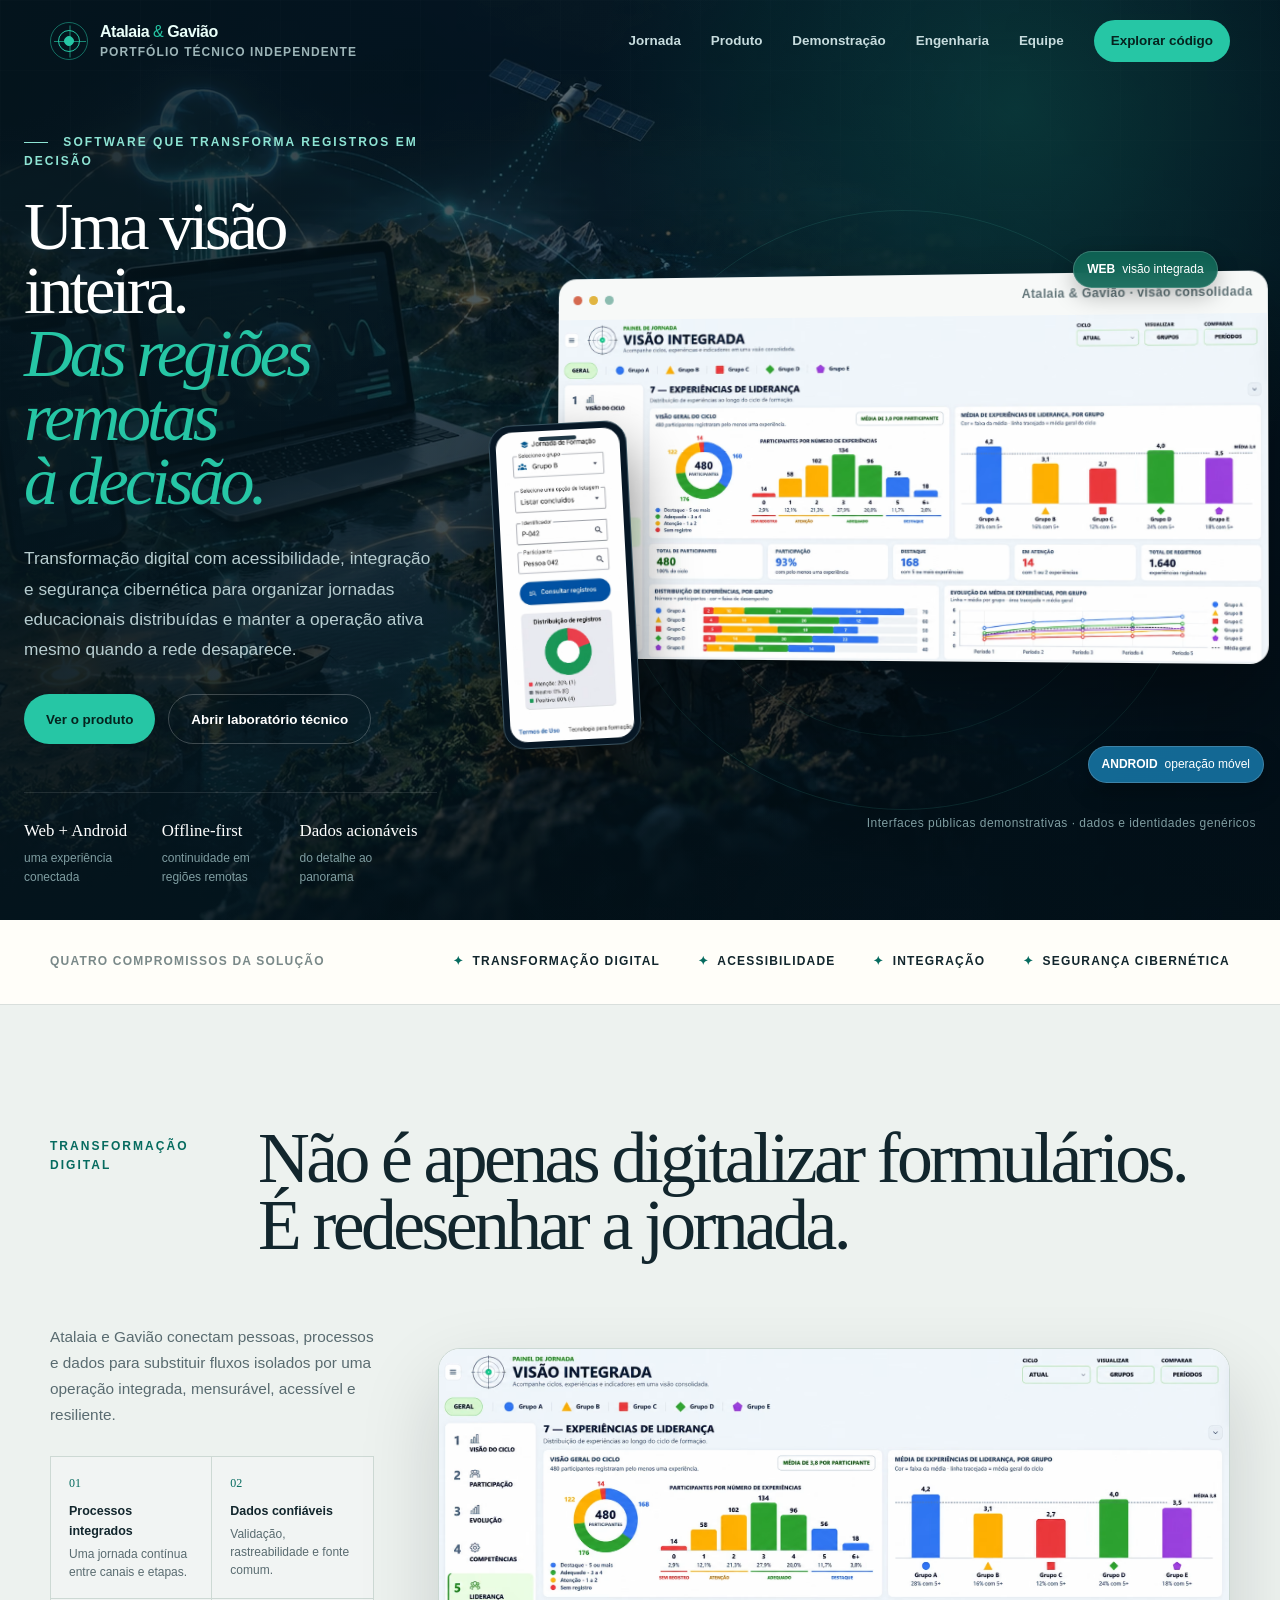
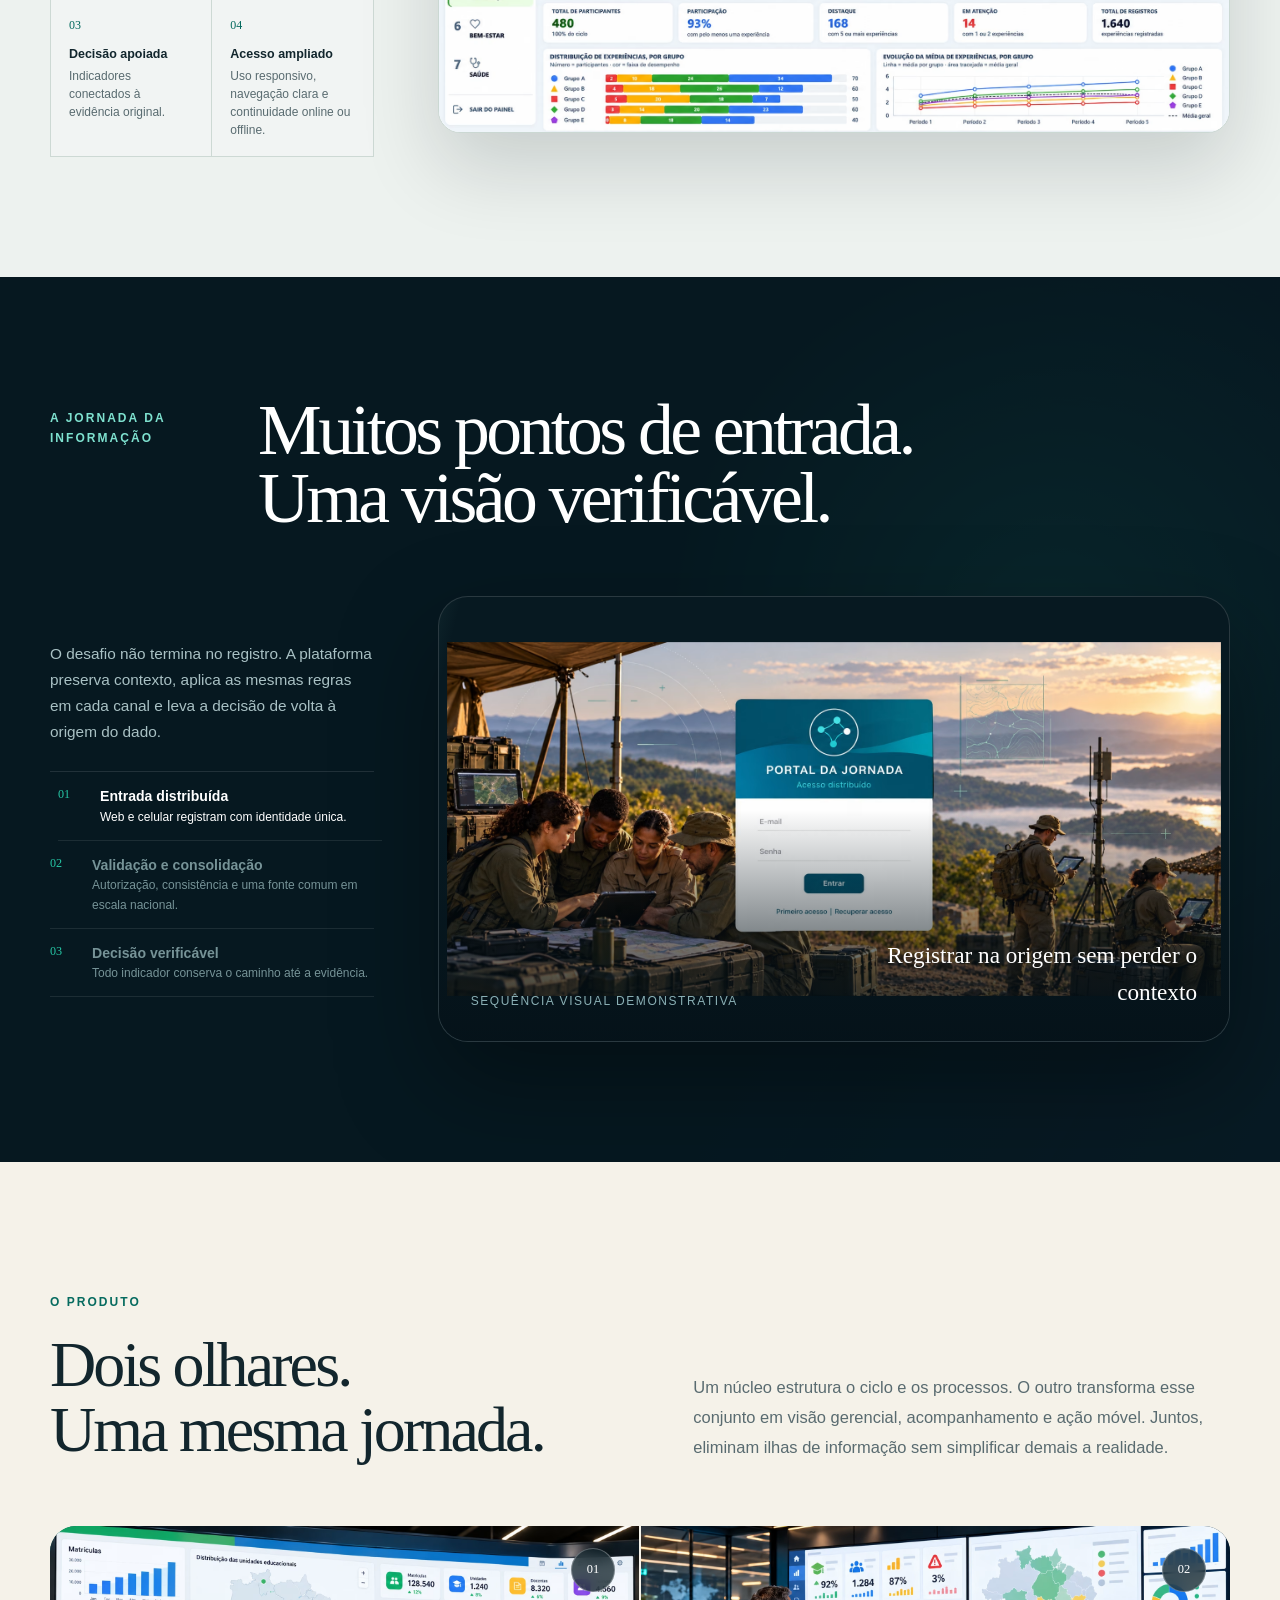
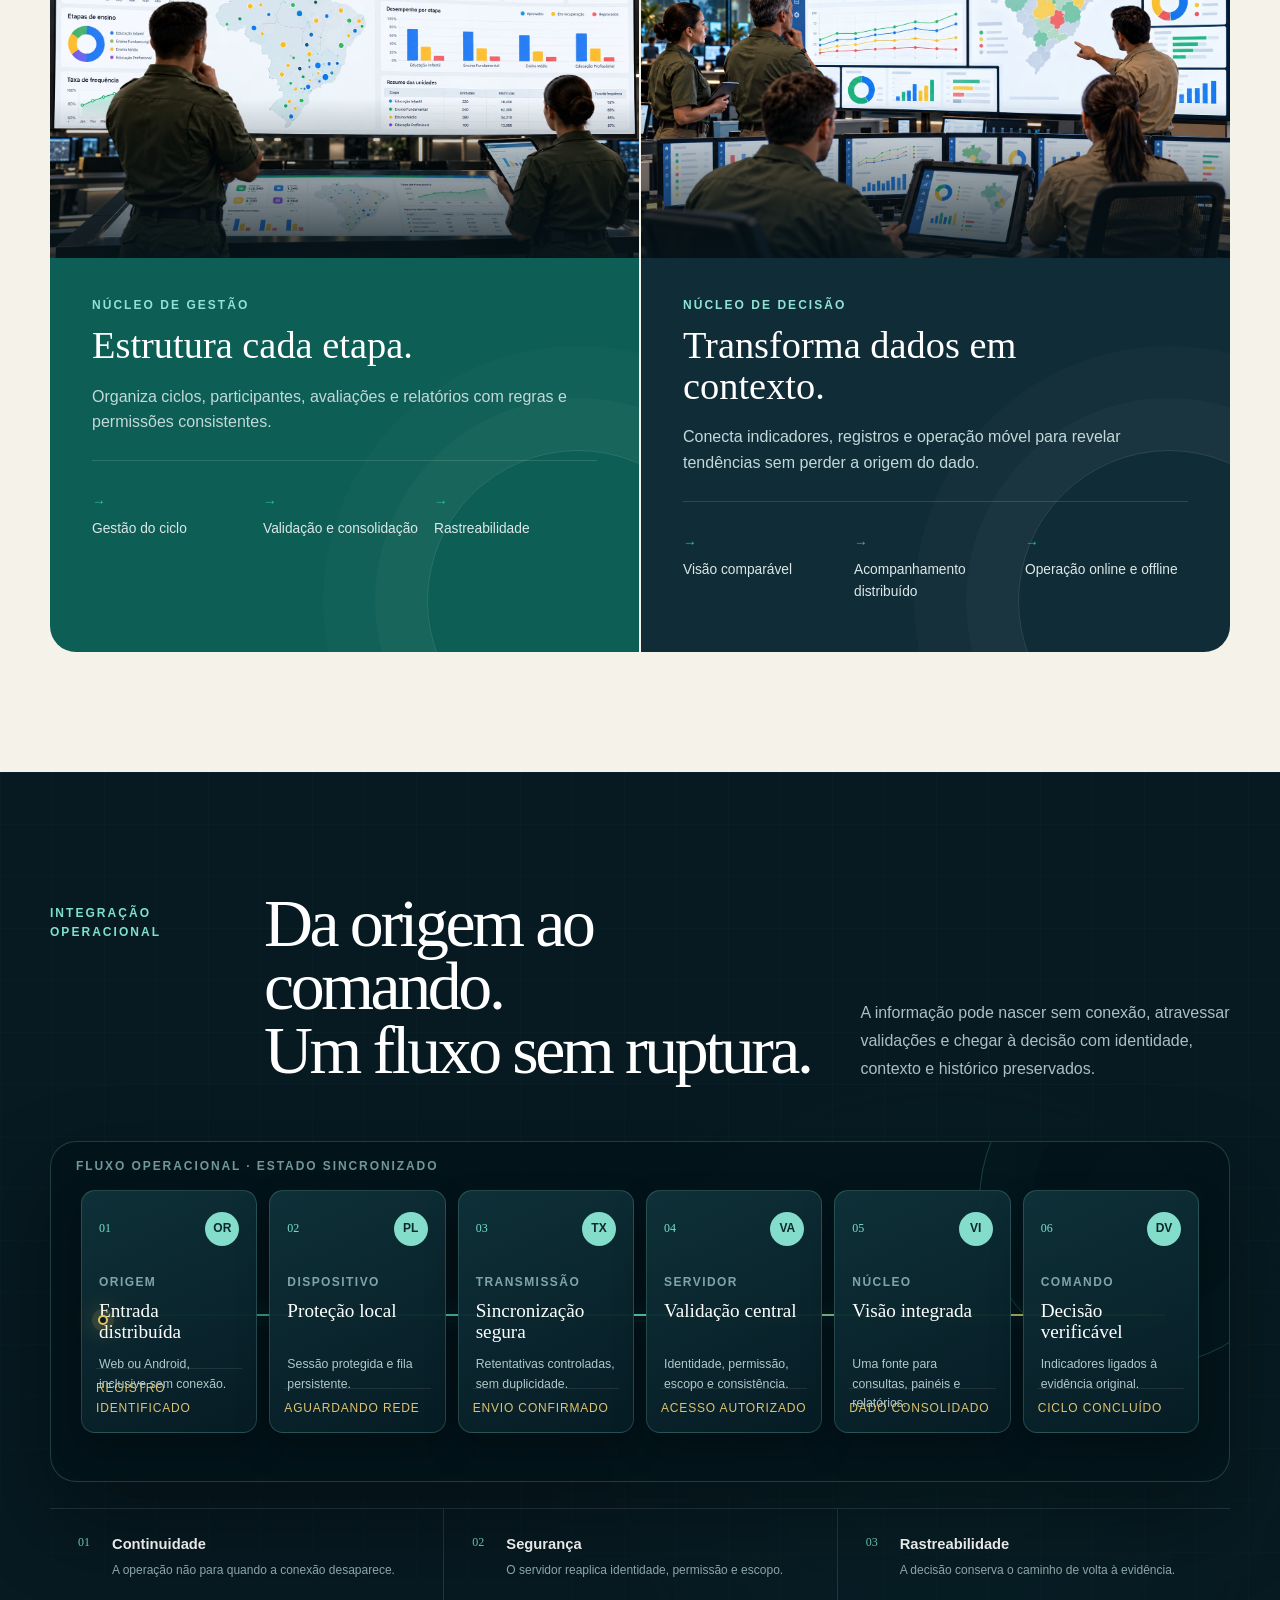
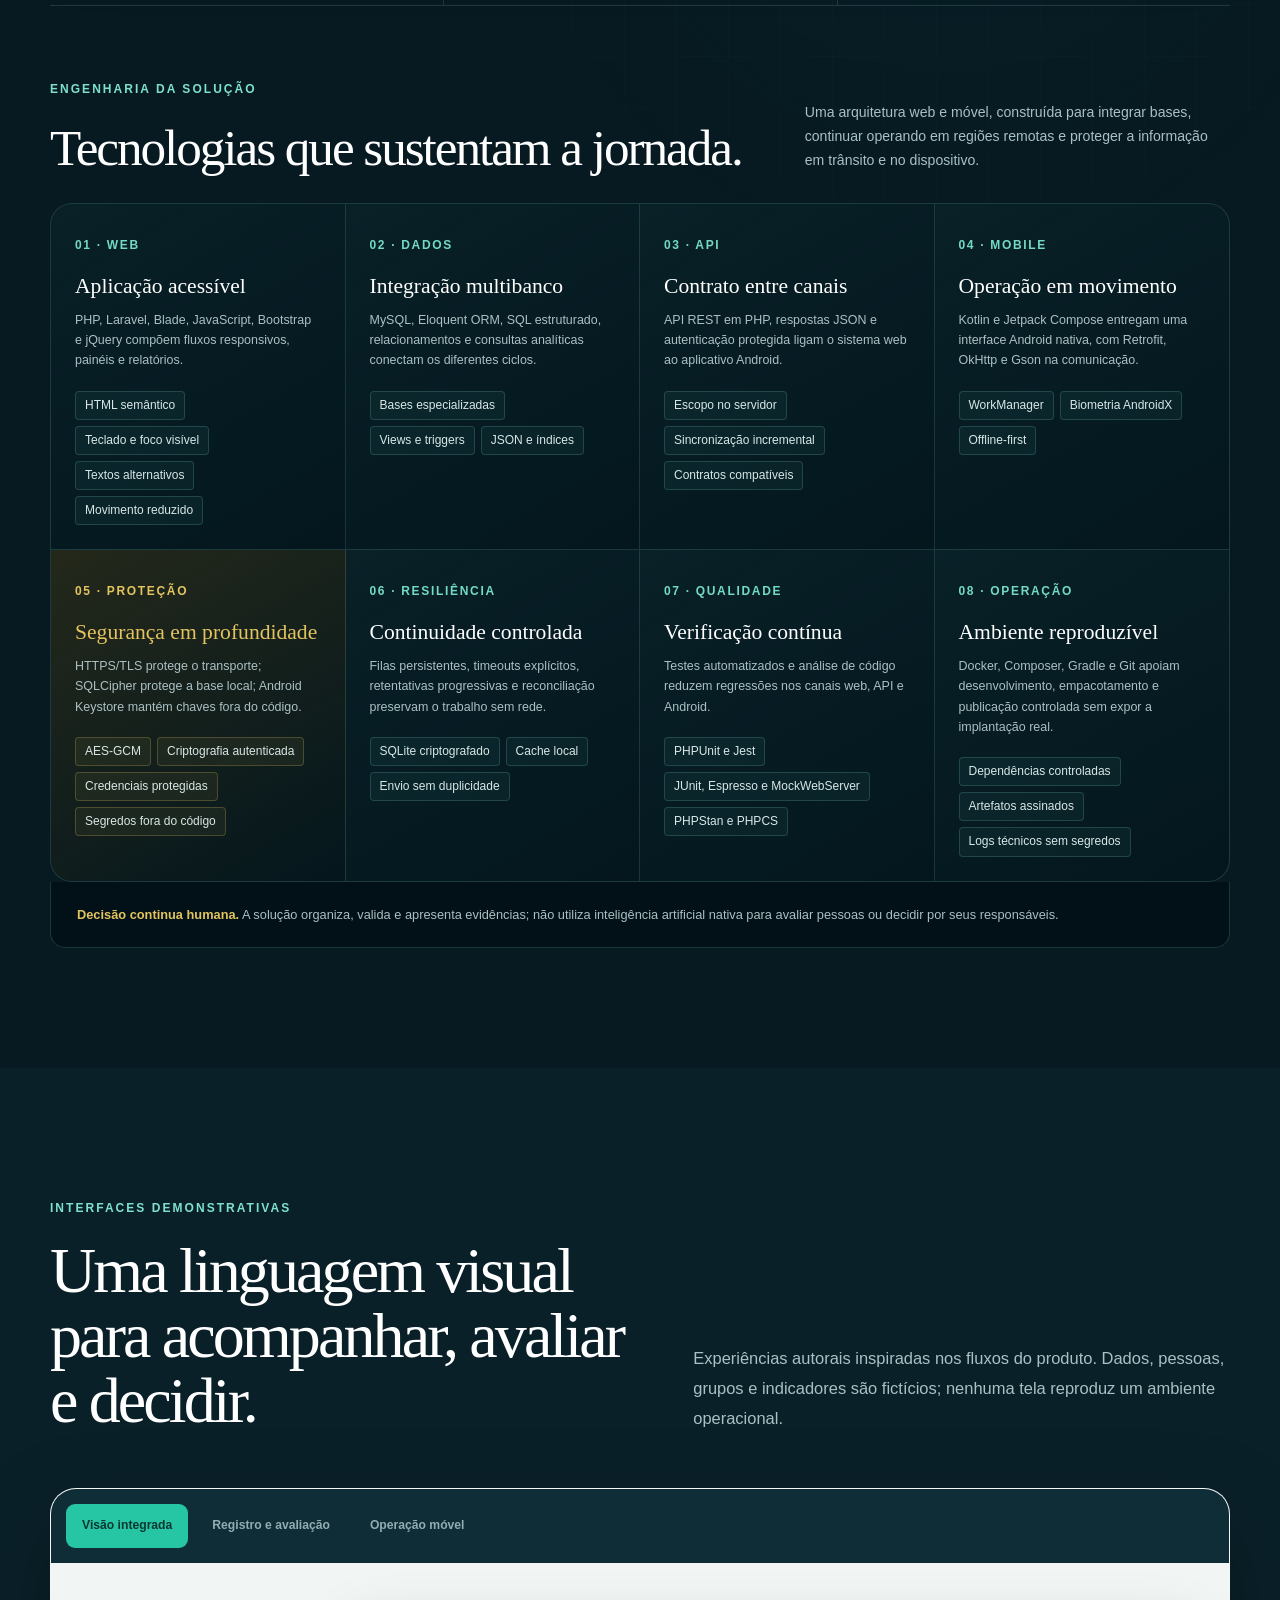
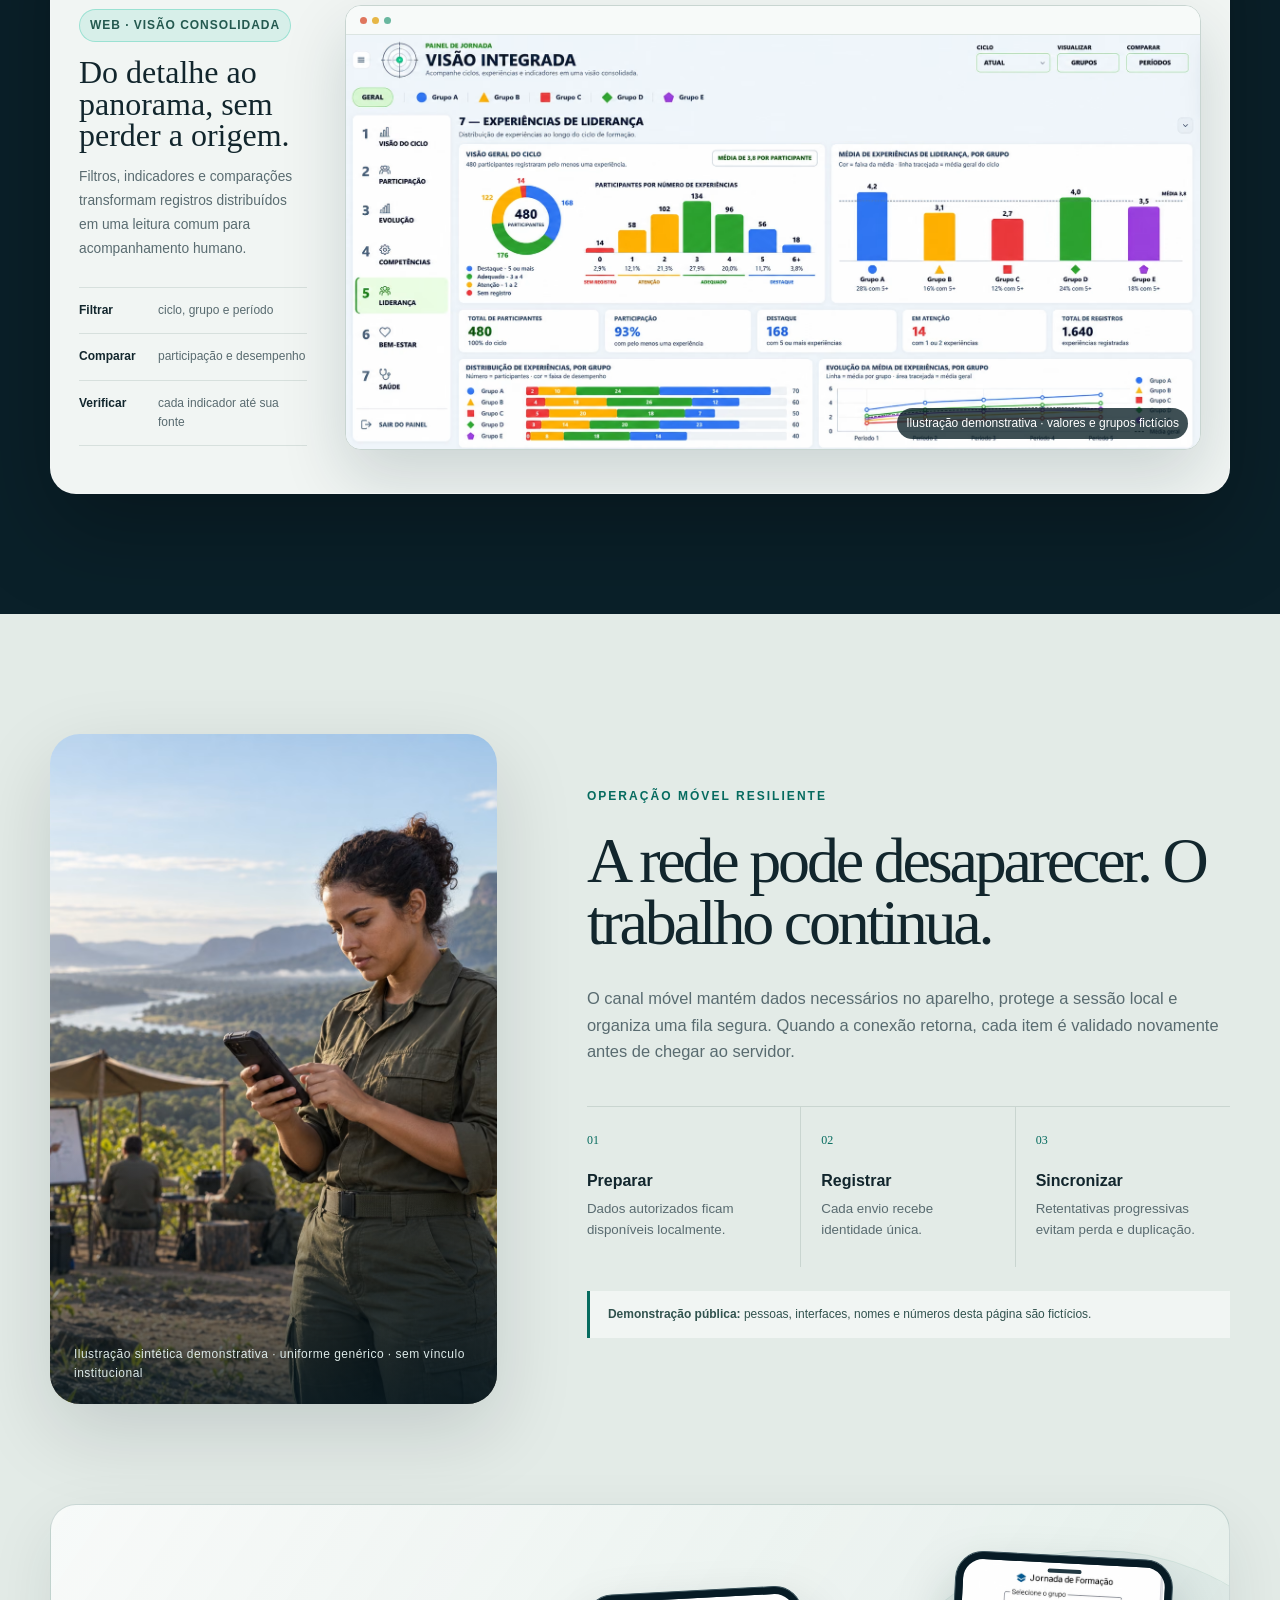
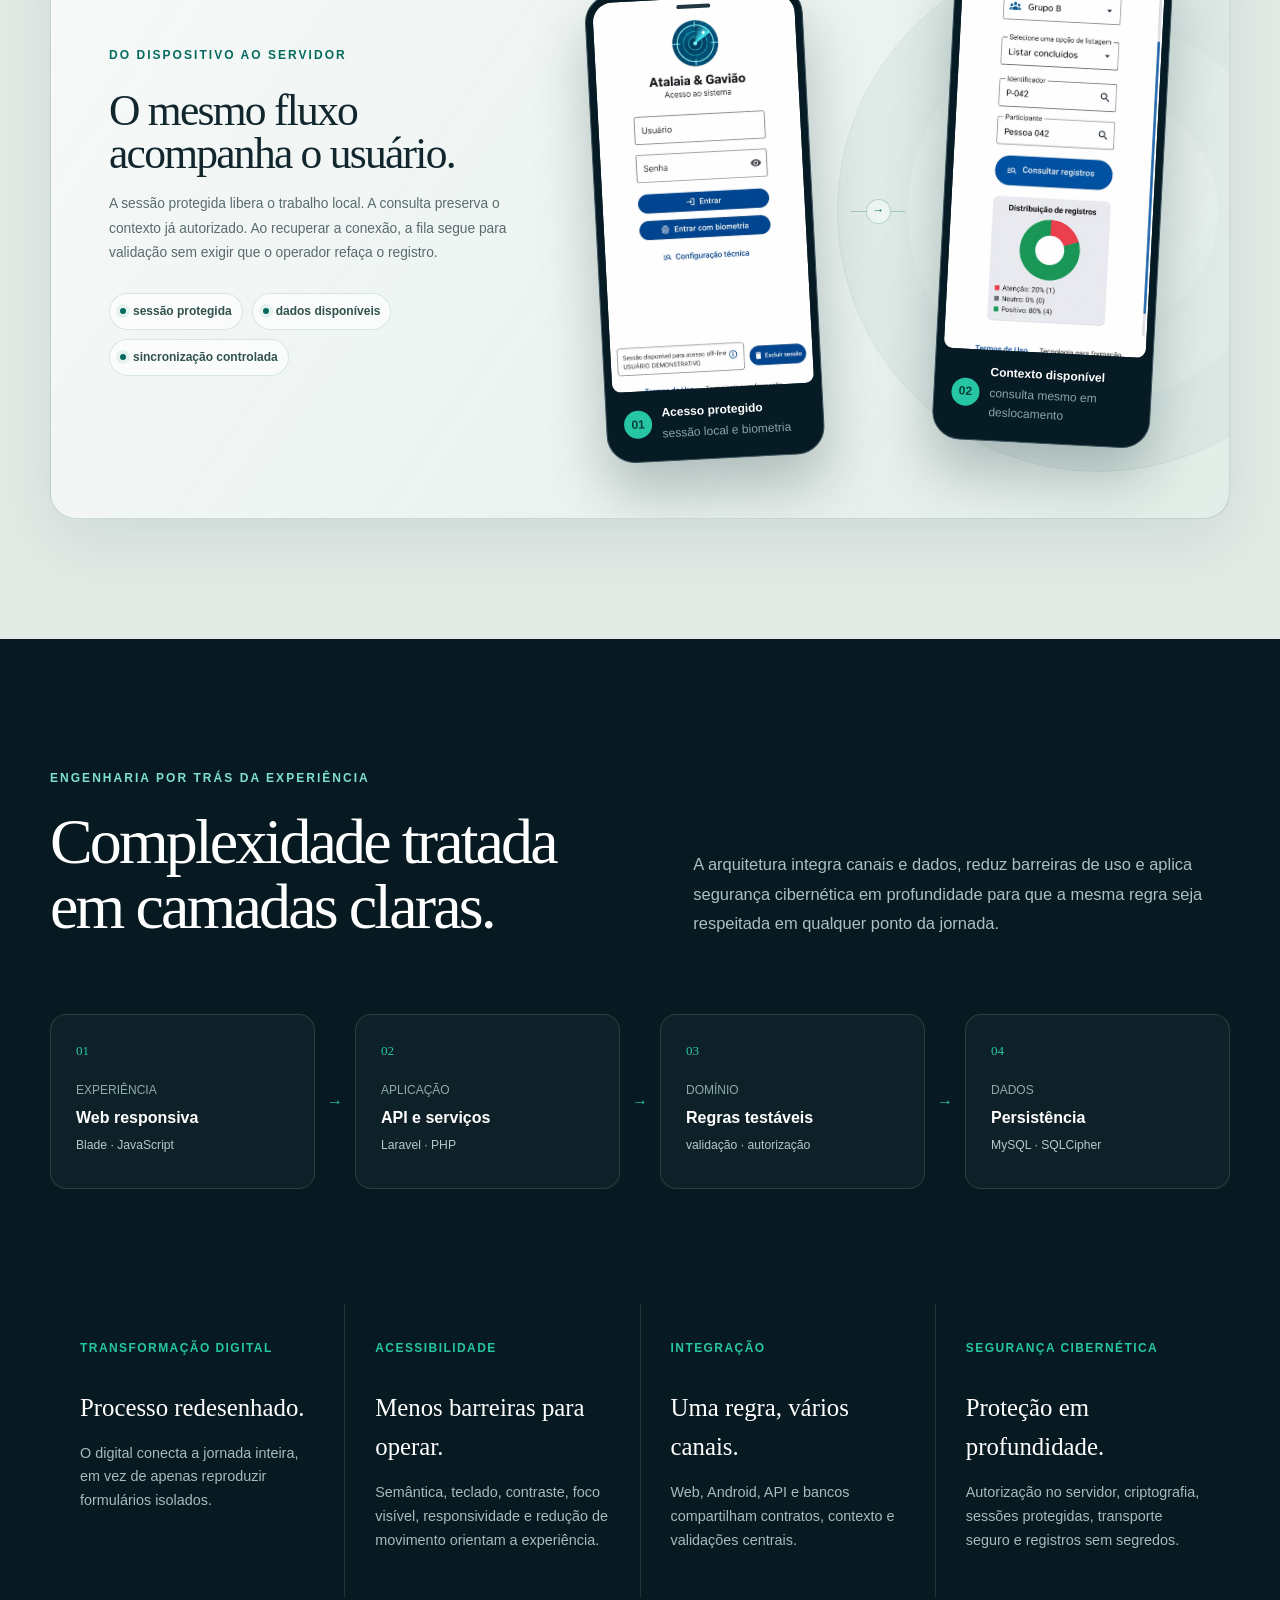
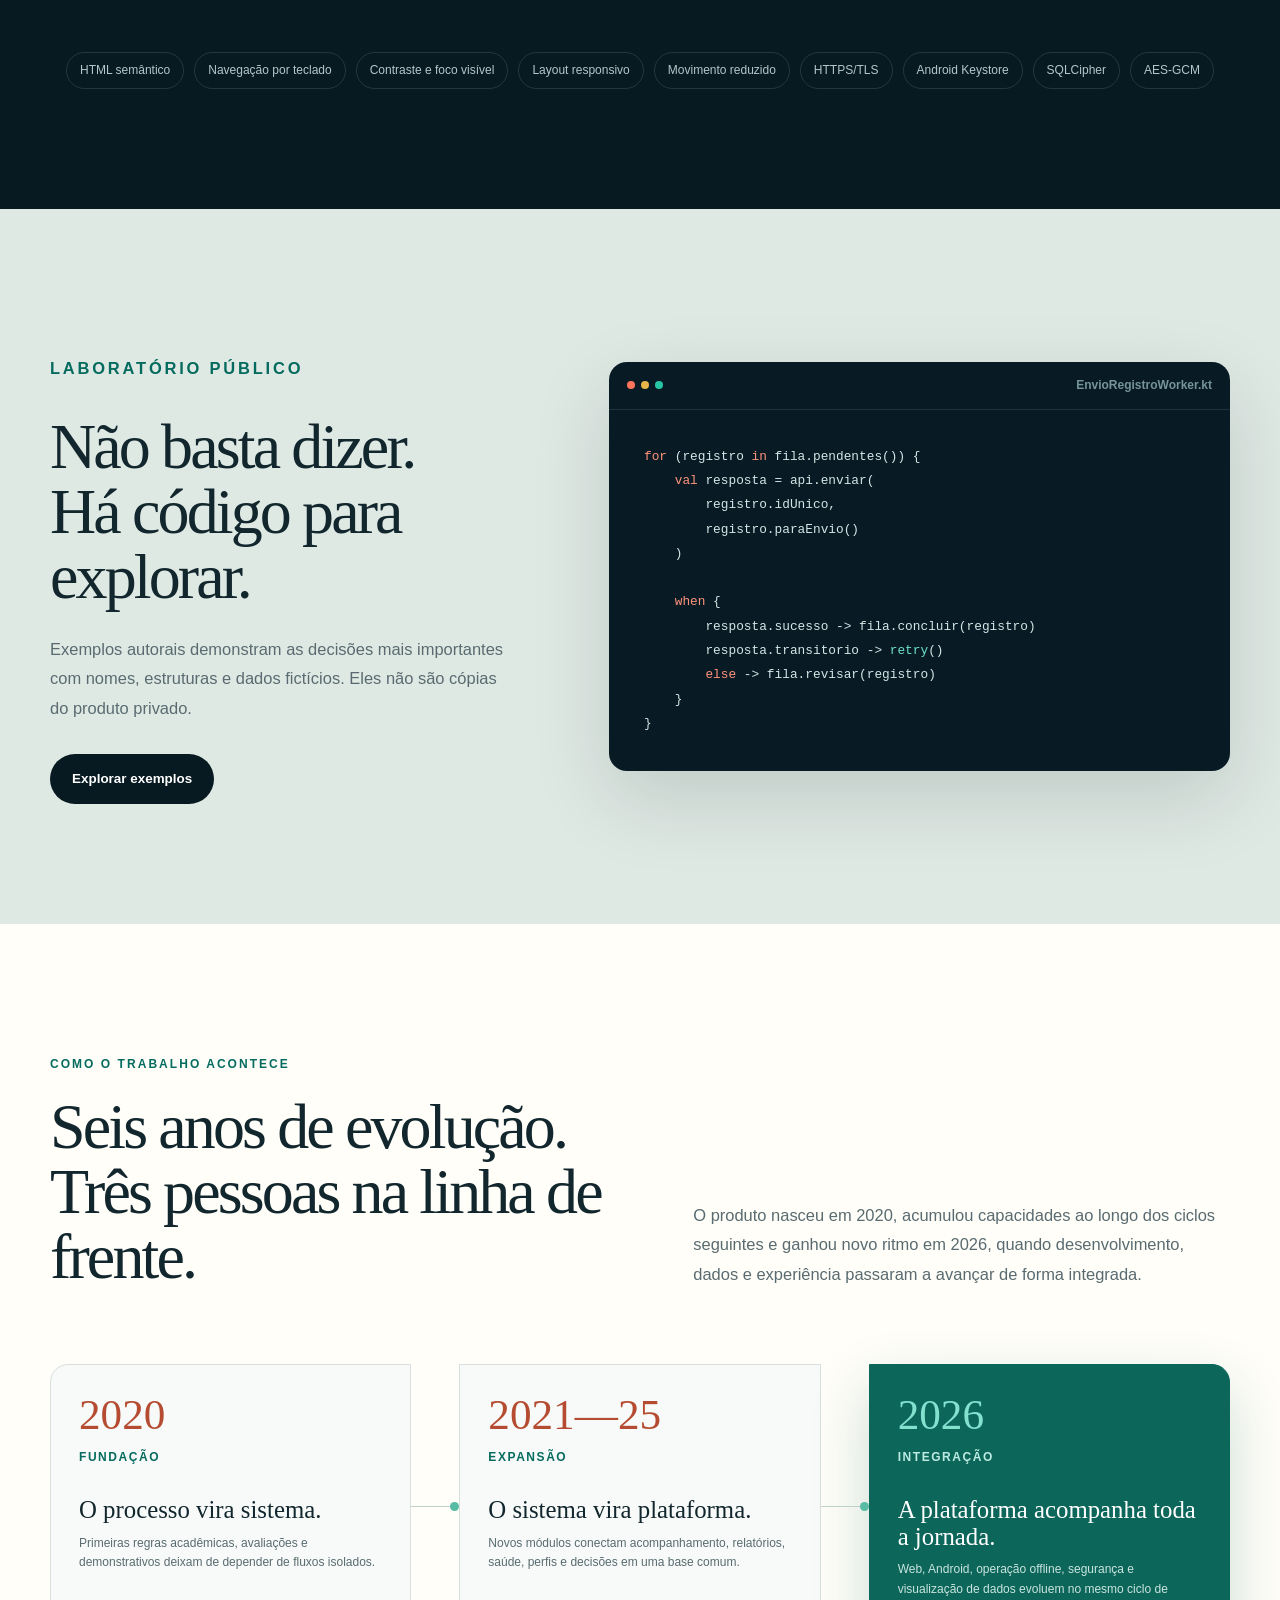
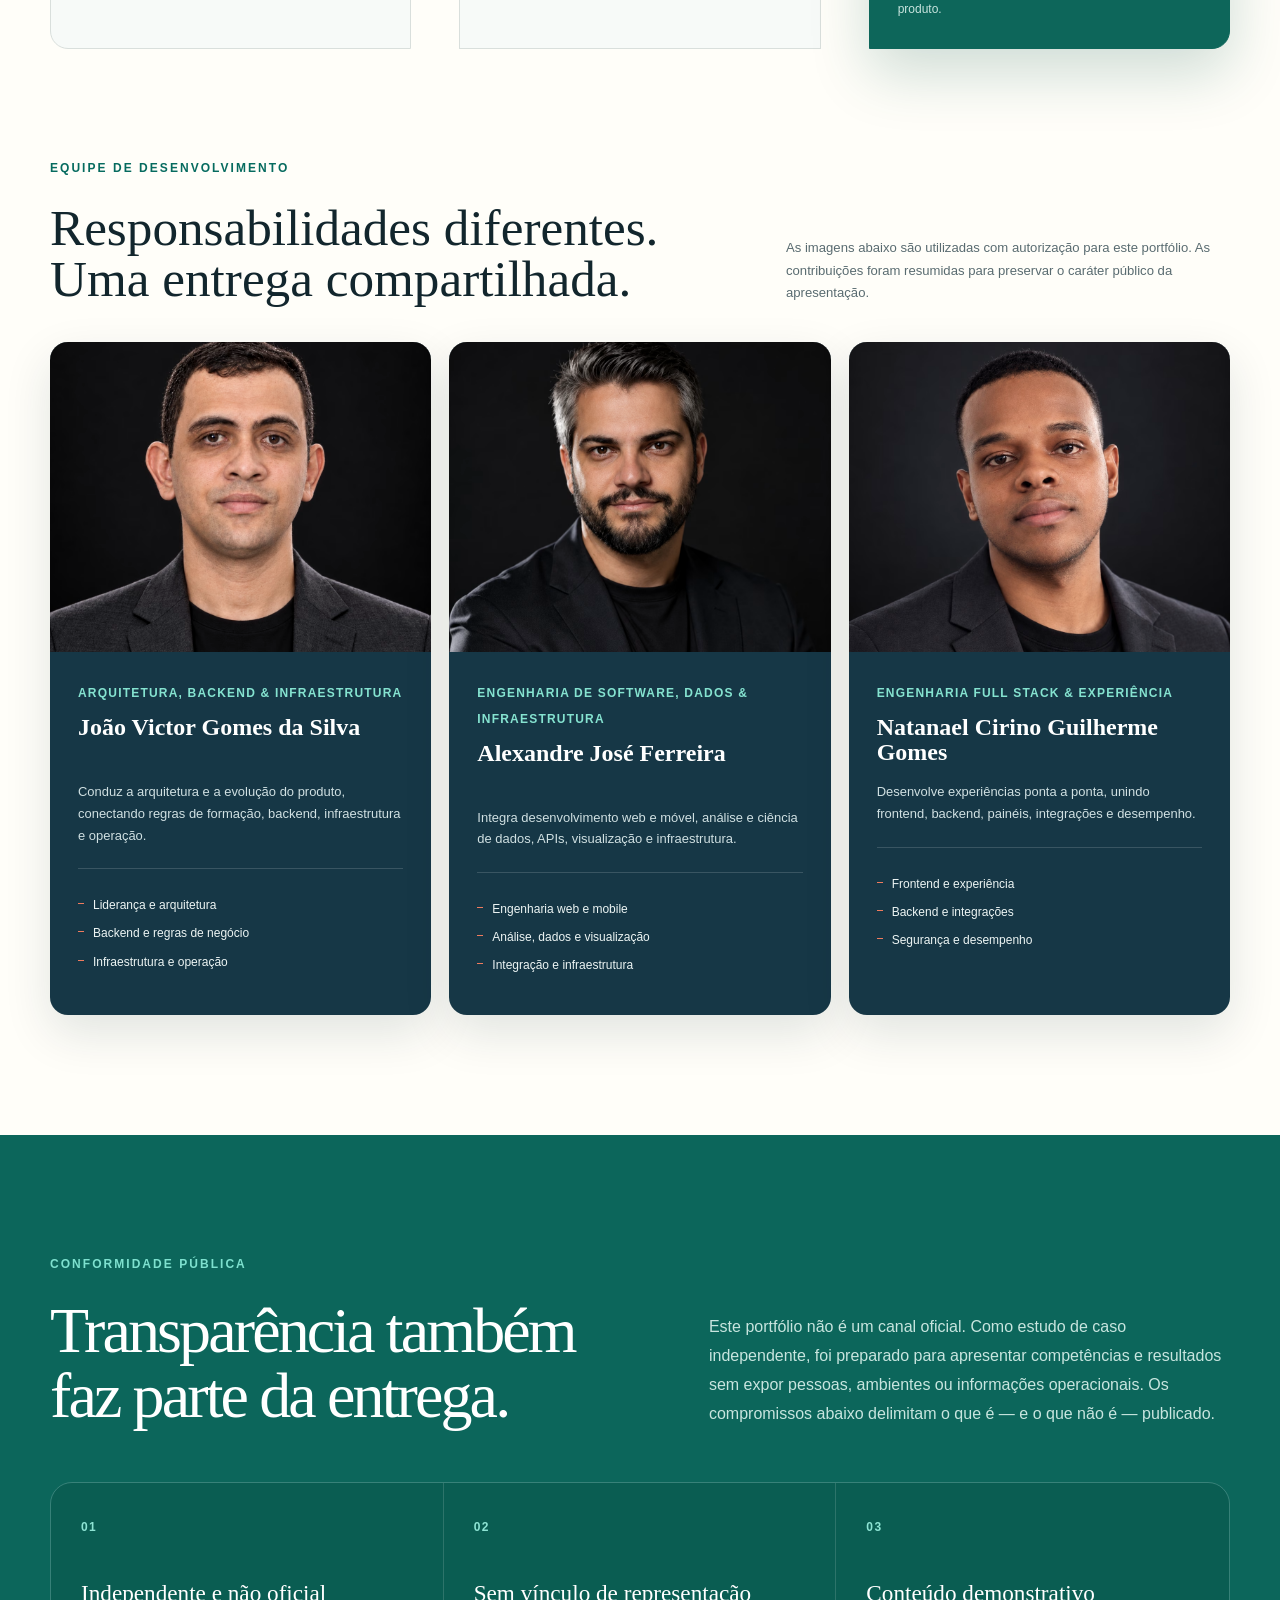
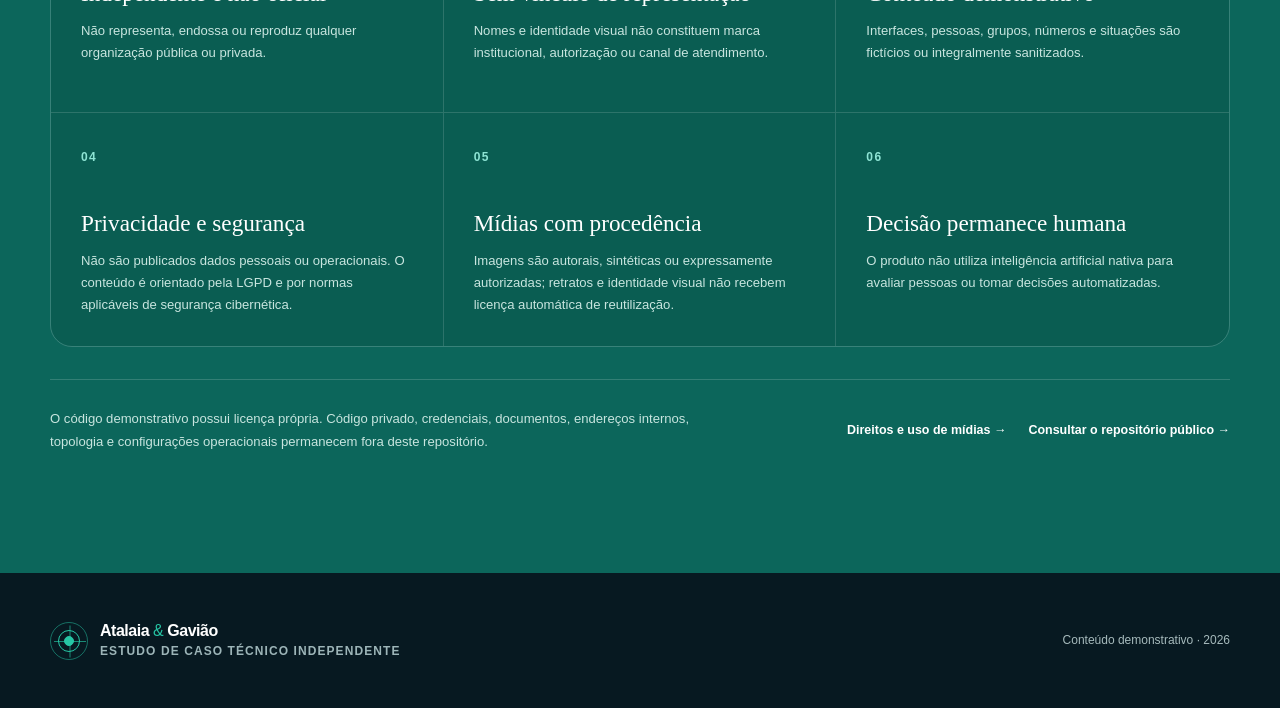
<file: docs/index.html>
<!doctype html>
<html lang="pt-BR">
<head>
    <meta charset="utf-8">
    <meta name="viewport" content="width=device-width, initial-scale=1">
    <meta name="description" content="Atalaia e Gavião: transformação digital com acessibilidade, integração, segurança cibernética e operação offline para jornadas educacionais distribuídas.">
    <meta name="theme-color" content="#081b24">
    <link rel="canonical" href="https://3xpedition.github.io/atalaia-portfolio/">
    <meta property="og:type" content="website">
    <meta property="og:locale" content="pt_BR">
    <meta property="og:title" content="Atalaia e Gavião — tecnologia para jornadas distribuídas">
    <meta property="og:description" content="Estudo de caso técnico independente sobre transformação digital, acessibilidade, integração e segurança cibernética.">
    <meta property="og:url" content="https://3xpedition.github.io/atalaia-portfolio/">
    <meta property="og:image" content="https://3xpedition.github.io/atalaia-portfolio/assets/media/painel-jornada-integrada.png">
    <meta property="og:image:width" content="1802">
    <meta property="og:image:height" content="873">
    <meta name="twitter:card" content="summary_large_image">
    <meta name="twitter:title" content="Atalaia e Gavião — tecnologia para jornadas distribuídas">
    <meta name="twitter:description" content="Estudo de caso técnico independente sobre uma plataforma web e móvel.">
    <meta name="twitter:image" content="https://3xpedition.github.io/atalaia-portfolio/assets/media/painel-jornada-integrada.png">
    <title>Atalaia e Gavião — tecnologia para jornadas distribuídas</title>
    <link rel="icon" href="assets/favicon.svg" type="image/svg+xml">
    <link rel="preload" href="assets/media/painel-jornada-integrada.avif?v=4" as="image" type="image/avif" fetchpriority="high">
    <link rel="stylesheet" href="assets/styles.css?v=27">
    <script src="assets/main.js?v=23" defer></script>
</head>
<body>
    <a class="skip-link" href="#conteudo">Ir para o conteúdo</a>
    <header class="site-header" data-header>
        <div class="container header-inner">
            <a class="brand" href="#inicio" aria-label="Atalaia e Gavião — início">
                <span class="brand-symbol" aria-hidden="true"><i></i><i></i></span>
                <span>Atalaia <b>&amp;</b> Gavião<small>portfólio técnico independente</small></span>
            </a>
            <button class="menu-button" type="button" aria-expanded="false" aria-controls="nav-principal" data-menu><span></span><span></span><span></span><b class="sr-only" data-menu-label>Abrir navegação</b></button>
            <nav id="nav-principal" class="main-nav" aria-label="Navegação principal" data-nav>
                <a href="#jornada">Jornada</a><a href="#produto">Produto</a><a href="#demonstracao">Demonstração</a><a href="#engenharia">Engenharia</a><a href="#equipe">Equipe</a><a class="nav-cta" href="examples/">Explorar código</a>
            </nav>
        </div>
    </header>

    <main id="conteudo">
        <section class="hero" id="inicio">
            <div class="hero-glow" aria-hidden="true"></div>
            <div class="container hero-grid">
                <div class="hero-copy reveal">
                    <p class="eyebrow"><span></span> Software que transforma registros em decisão</p>
                    <h1>Uma visão inteira.<br><em>Das regiões remotas à decisão.</em></h1>
                    <p class="hero-lead">Transformação digital com acessibilidade, integração e segurança cibernética para organizar jornadas educacionais distribuídas e manter a operação ativa mesmo quando a rede desaparece.</p>
                    <div class="hero-actions"><a class="button primary" href="#demonstracao">Ver o produto</a><a class="button ghost" href="examples/">Abrir laboratório técnico</a></div>
                    <ul class="hero-proof" aria-label="Destaques técnicos"><li><strong>Web + Android</strong><span>uma experiência conectada</span></li><li><strong>Offline-first</strong><span>continuidade em regiões remotas</span></li><li><strong>Dados acionáveis</strong><span>do detalhe ao panorama</span></li></ul>
                </div>

                <div class="hero-visual hero-showcase reveal" aria-label="Composição demonstrativa do painel web e do aplicativo móvel">
                    <div class="showcase-orbit" aria-hidden="true"></div>
                    <figure class="showcase-browser">
                        <div class="showcase-window"><span></span><span></span><span></span><small>Atalaia &amp; Gavião · visão consolidada</small></div>
                        <picture><source srcset="assets/media/painel-jornada-integrada.avif?v=4" type="image/avif"><source srcset="assets/media/painel-jornada-integrada.webp?v=4" type="image/webp"><img src="assets/media/painel-jornada-integrada.png?v=4" alt="Painel demonstrativo com indicadores consolidados da jornada de formação" width="1802" height="873" fetchpriority="high"></picture>
                    </figure>
                    <figure class="showcase-mobile">
                        <span class="showcase-speaker" aria-hidden="true"></span>
                        <picture><source srcset="assets/media/mobile-consulta-demonstrativa.avif?v=4" type="image/avif"><source srcset="assets/media/mobile-consulta-demonstrativa.webp?v=4" type="image/webp"><img src="assets/media/mobile-consulta-demonstrativa.png?v=4" alt="Aplicativo demonstrativo consultando registros de um participante" width="889" height="1769" decoding="async"></picture>
                    </figure>
                    <span class="showcase-tag showcase-tag-web"><strong>Web</strong> visão integrada</span>
                    <span class="showcase-tag showcase-tag-mobile"><strong>Android</strong> operação móvel</span>
                    <p class="showcase-caption">Interfaces públicas demonstrativas · dados e identidades genéricos</p>
                </div>
            </div>
        </section>

        <section class="trust-strip" aria-label="Princípios do produto"><div class="container"><p>Quatro compromissos da solução</p><ul><li>transformação digital</li><li>acessibilidade</li><li>integração</li><li>segurança cibernética</li></ul></div></section>

        <section class="section transformation" id="transformacao">
            <div class="container transformation-layout">
                <header class="transformation-heading reveal">
                    <p class="eyebrow dark">Transformação digital</p>
                    <h2>Não é apenas digitalizar formulários.<br>É redesenhar a jornada.</h2>
                </header>
                <div class="transformation-body">
                    <div class="transformation-copy reveal">
                        <p>Atalaia e Gavião conectam pessoas, processos e dados para substituir fluxos isolados por uma operação integrada, mensurável, acessível e resiliente.</p>
                        <div class="transformation-pillars" aria-label="Pilares da transformação digital">
                            <article><span>01</span><strong>Processos integrados</strong><small>Uma jornada contínua entre canais e etapas.</small></article>
                            <article><span>02</span><strong>Dados confiáveis</strong><small>Validação, rastreabilidade e fonte comum.</small></article>
                            <article><span>03</span><strong>Decisão apoiada</strong><small>Indicadores conectados à evidência original.</small></article>
                            <article><span>04</span><strong>Acesso ampliado</strong><small>Uso responsivo, navegação clara e continuidade online ou offline.</small></article>
                        </div>
                    </div>
                    <figure class="transformation-figure reveal">
                        <picture><source srcset="assets/media/painel-jornada-integrada.avif?v=4" type="image/avif"><source srcset="assets/media/painel-jornada-integrada.webp?v=4" type="image/webp"><img src="assets/media/painel-jornada-integrada.png?v=4" alt="Painel visual de jornada integrada, com indicadores de participação, evolução, competências e experiências de liderança" width="1802" height="873" loading="lazy" decoding="async"></picture>
                    </figure>
                </div>
            </div>
        </section>

        <section class="section journey-showcase" id="jornada">
            <div class="container journey-layout">
                <header class="journey-heading reveal">
                    <p class="eyebrow light">A jornada da informação</p>
                    <h2>Muitos pontos de entrada.<br>Uma visão verificável.</h2>
                </header>
                <div class="journey-body">
                    <div class="journey-copy reveal">
                        <p>O desafio não termina no registro. A plataforma preserva contexto, aplica as mesmas regras em cada canal e leva a decisão de volta à origem do dado.</p>
                        <ol class="journey-steps" data-journey-steps>
                            <li class="active"><span>01</span><div><strong>Entrada distribuída</strong><small>Web e celular registram com identidade única.</small></div></li>
                            <li><span>02</span><div><strong>Validação e consolidação</strong><small>Autorização, consistência e uma fonte comum em escala nacional.</small></div></li>
                            <li><span>03</span><div><strong>Decisão verificável</strong><small>Todo indicador conserva o caminho até a evidência.</small></div></li>
                        </ol>
                    </div>
                    <figure class="journey-media reveal" data-journey-media>
                        <picture><source srcset="assets/media/jornada-entrada-distribuida.avif?v=4" type="image/avif"><source srcset="assets/media/jornada-entrada-distribuida.webp?v=4" type="image/webp"><img class="journey-image active" data-journey-image src="assets/media/jornada-entrada-distribuida.png?v=4" alt="Portal demonstrativo de entrada distribuída em posto tecnológico remoto" width="1854" height="848" loading="lazy" decoding="async"></picture>
                        <picture><source srcset="assets/media/jornada-cobertura-nacional.avif?v=4" type="image/avif"><source srcset="assets/media/jornada-cobertura-nacional.webp?v=4" type="image/webp"><img class="journey-image" data-journey-image src="assets/media/jornada-cobertura-nacional.png?v=4" alt="Painel claro demonstrativo de cobertura nacional com distribuição de registros por região" width="1808" height="870" loading="lazy" decoding="async"></picture>
                        <picture><source srcset="assets/media/jornada-decisao-verificavel.avif?v=4" type="image/avif"><source srcset="assets/media/jornada-decisao-verificavel.webp?v=4" type="image/webp"><img class="journey-image" data-journey-image src="assets/media/jornada-decisao-verificavel.png?v=4" alt="Interface clara demonstrativa do fluxo da informação até a decisão verificável" width="1560" height="1008" loading="lazy" decoding="async"></picture>
                        <div class="journey-scan" aria-hidden="true"></div>
                        <figcaption><span>Sequência visual demonstrativa</span><strong data-journey-caption>Registrar na origem sem perder o contexto</strong></figcaption>
                    </figure>
                </div>
            </div>
        </section>

        <section class="section product-story" id="produto">
            <div class="container">
                <div class="section-intro reveal"><p class="eyebrow dark">O produto</p><h2>Dois olhares.<br>Uma mesma jornada.</h2><p>Um núcleo estrutura o ciclo e os processos. O outro transforma esse conjunto em visão gerencial, acompanhamento e ação móvel. Juntos, eliminam ilhas de informação sem simplificar demais a realidade.</p></div>
                <div class="product-duo">
                    <article class="product-card atalaia reveal"><figure class="product-visual"><picture><source srcset="assets/media/produto-nucleo-gestao.avif?v=4" type="image/avif"><source srcset="assets/media/produto-nucleo-gestao.webp?v=4" type="image/webp"><img src="assets/media/produto-nucleo-gestao.png?v=4" alt="Centro de planejamento demonstrativo com painel claro de indicadores educacionais e mapa do Brasil" width="1672" height="941" loading="lazy" decoding="async"></picture><span class="product-index">01</span></figure><div class="product-content"><p class="eyebrow">Núcleo de gestão</p><h3>Estrutura cada etapa.</h3><p>Organiza ciclos, participantes, avaliações e relatórios com regras e permissões consistentes.</p><ul><li>Gestão do ciclo</li><li>Validação e consolidação</li><li>Rastreabilidade</li></ul></div></article>
                    <article class="product-card gaviao reveal"><figure class="product-visual"><picture><source srcset="assets/media/produto-nucleo-decisao.avif?v=4" type="image/avif"><source srcset="assets/media/produto-nucleo-decisao.webp?v=4" type="image/webp"><img src="assets/media/produto-nucleo-decisao.png?v=4" alt="Centro de acompanhamento demonstrativo com mapas e painéis claros de apoio à decisão" width="1672" height="941" loading="lazy" decoding="async"></picture><span class="product-index">02</span></figure><div class="product-content"><p class="eyebrow">Núcleo de decisão</p><h3>Transforma dados em contexto.</h3><p>Conecta indicadores, registros e operação móvel para revelar tendências sem perder a origem do dado.</p><ul><li>Visão comparável</li><li>Acompanhamento distribuído</li><li>Operação online e offline</li></ul></div></article>
                </div>
            </div>
        </section>

        <section class="section workflow-section">
            <div class="container operation-layout">
                <header class="operation-heading reveal"><p class="eyebrow light">Integração operacional</p><h2>Da origem ao comando.<br>Um fluxo sem ruptura.</h2><p>A informação pode nascer sem conexão, atravessar validações e chegar à decisão com identidade, contexto e histórico preservados.</p></header>
                <div class="operation-board reveal" aria-label="Fluxo técnico demonstrativo da origem do registro até a decisão">
                    <div class="operation-reticle" aria-hidden="true"></div>
                    <div class="operation-track">
                        <article class="operation-node"><div class="operation-node-top"><span>01</span><i>OR</i></div><small>Origem</small><h3>Entrada distribuída</h3><p>Web ou Android, inclusive sem conexão.</p><em>registro identificado</em></article>
                        <article class="operation-node"><div class="operation-node-top"><span>02</span><i>PL</i></div><small>Dispositivo</small><h3>Proteção local</h3><p>Sessão protegida e fila persistente.</p><em>aguardando rede</em></article>
                        <article class="operation-node"><div class="operation-node-top"><span>03</span><i>TX</i></div><small>Transmissão</small><h3>Sincronização segura</h3><p>Retentativas controladas, sem duplicidade.</p><em>envio confirmado</em></article>
                        <article class="operation-node"><div class="operation-node-top"><span>04</span><i>VA</i></div><small>Servidor</small><h3>Validação central</h3><p>Identidade, permissão, escopo e consistência.</p><em>acesso autorizado</em></article>
                        <article class="operation-node"><div class="operation-node-top"><span>05</span><i>VI</i></div><small>Núcleo</small><h3>Visão integrada</h3><p>Uma fonte para consultas, painéis e relatórios.</p><em>dado consolidado</em></article>
                        <article class="operation-node"><div class="operation-node-top"><span>06</span><i>DV</i></div><small>Comando</small><h3>Decisão verificável</h3><p>Indicadores ligados à evidência original.</p><em>ciclo concluído</em></article>
                    </div>
                    <span class="operation-signal" aria-hidden="true"></span>
                </div>
                <div class="operation-assurances reveal" aria-label="Garantias do fluxo"><article><span>01</span><strong>Continuidade</strong><p>A operação não para quando a conexão desaparece.</p></article><article><span>02</span><strong>Segurança</strong><p>O servidor reaplica identidade, permissão e escopo.</p></article><article><span>03</span><strong>Rastreabilidade</strong><p>A decisão conserva o caminho de volta à evidência.</p></article></div>
                <section class="technology-arsenal reveal" aria-labelledby="technology-title">
                    <header class="technology-heading">
                        <div><p class="eyebrow light">Engenharia da solução</p><h3 id="technology-title">Tecnologias que sustentam a jornada.</h3></div>
                        <p>Uma arquitetura web e móvel, construída para integrar bases, continuar operando em regiões remotas e proteger a informação em trânsito e no dispositivo.</p>
                    </header>
                    <div class="technology-grid">
                        <article class="technology-card"><span>01 · WEB</span><h4>Aplicação acessível</h4><p>PHP, Laravel, Blade, JavaScript, Bootstrap e jQuery compõem fluxos responsivos, painéis e relatórios.</p><ul><li>HTML semântico</li><li>Teclado e foco visível</li><li>Textos alternativos</li><li>Movimento reduzido</li></ul></article>
                        <article class="technology-card"><span>02 · DADOS</span><h4>Integração multibanco</h4><p>MySQL, Eloquent ORM, SQL estruturado, relacionamentos e consultas analíticas conectam os diferentes ciclos.</p><ul><li>Bases especializadas</li><li>Views e triggers</li><li>JSON e índices</li></ul></article>
                        <article class="technology-card"><span>03 · API</span><h4>Contrato entre canais</h4><p>API REST em PHP, respostas JSON e autenticação protegida ligam o sistema web ao aplicativo Android.</p><ul><li>Escopo no servidor</li><li>Sincronização incremental</li><li>Contratos compatíveis</li></ul></article>
                        <article class="technology-card"><span>04 · MOBILE</span><h4>Operação em movimento</h4><p>Kotlin e Jetpack Compose entregam uma interface Android nativa, com Retrofit, OkHttp e Gson na comunicação.</p><ul><li>WorkManager</li><li>Biometria AndroidX</li><li>Offline-first</li></ul></article>
                        <article class="technology-card technology-card-security"><span>05 · PROTEÇÃO</span><h4>Segurança em profundidade</h4><p>HTTPS/TLS protege o transporte; SQLCipher protege a base local; Android Keystore mantém chaves fora do código.</p><ul><li>AES-GCM</li><li>Criptografia autenticada</li><li>Credenciais protegidas</li><li>Segredos fora do código</li></ul></article>
                        <article class="technology-card"><span>06 · RESILIÊNCIA</span><h4>Continuidade controlada</h4><p>Filas persistentes, timeouts explícitos, retentativas progressivas e reconciliação preservam o trabalho sem rede.</p><ul><li>SQLite criptografado</li><li>Cache local</li><li>Envio sem duplicidade</li></ul></article>
                        <article class="technology-card"><span>07 · QUALIDADE</span><h4>Verificação contínua</h4><p>Testes automatizados e análise de código reduzem regressões nos canais web, API e Android.</p><ul><li>PHPUnit e Jest</li><li>JUnit, Espresso e MockWebServer</li><li>PHPStan e PHPCS</li></ul></article>
                        <article class="technology-card"><span>08 · OPERAÇÃO</span><h4>Ambiente reproduzível</h4><p>Docker, Composer, Gradle e Git apoiam desenvolvimento, empacotamento e publicação controlada sem expor a implantação real.</p><ul><li>Dependências controladas</li><li>Artefatos assinados</li><li>Logs técnicos sem segredos</li></ul></article>
                    </div>
                    <p class="technology-note"><strong>Decisão continua humana.</strong> A solução organiza, valida e apresenta evidências; não utiliza inteligência artificial nativa para avaliar pessoas ou decidir por seus responsáveis.</p>
                </section>
            </div>
        </section>

        <section class="section demo-section" id="demonstracao">
            <div class="container">
                <div class="section-intro narrow reveal"><p class="eyebrow light">Interfaces demonstrativas</p><h2>Uma linguagem visual para acompanhar, avaliar e decidir.</h2><p>Experiências autorais inspiradas nos fluxos do produto. Dados, pessoas, grupos e indicadores são fictícios; nenhuma tela reproduz um ambiente operacional.</p></div>
                <div class="demo-stage reveal" data-demo>
                    <div class="demo-tabs" role="tablist" aria-label="Telas demonstrativas" aria-orientation="horizontal"><button type="button" role="tab" aria-selected="true" data-demo-tab="painel">Visão integrada</button><button type="button" role="tab" aria-selected="false" data-demo-tab="avaliacao">Registro e avaliação</button><button type="button" role="tab" aria-selected="false" data-demo-tab="mobile">Operação móvel</button></div>
                    <div class="demo-panel active" role="tabpanel" data-demo-panel="painel">
                        <div class="interface-showcase">
                            <div class="interface-copy"><span class="demo-label">WEB · visão consolidada</span><h3>Do detalhe ao panorama, sem perder a origem.</h3><p>Filtros, indicadores e comparações transformam registros distribuídos em uma leitura comum para acompanhamento humano.</p><ul><li><strong>Filtrar</strong><span>ciclo, grupo e período</span></li><li><strong>Comparar</strong><span>participação e desempenho</span></li><li><strong>Verificar</strong><span>cada indicador até sua fonte</span></li></ul></div>
                            <figure class="interface-frame"><span class="window-dots" aria-hidden="true"><i></i><i></i><i></i></span><picture><source srcset="assets/media/painel-jornada-integrada.avif?v=4" type="image/avif"><source srcset="assets/media/painel-jornada-integrada.webp?v=4" type="image/webp"><img src="assets/media/painel-jornada-integrada.png?v=4" alt="Painel demonstrativo com indicadores, gráficos e grupos fictícios" width="1802" height="873" loading="lazy" decoding="async"></picture><figcaption>Ilustração demonstrativa · valores e grupos fictícios</figcaption></figure>
                        </div>
                    </div>
                    <div class="demo-panel" role="tabpanel" data-demo-panel="avaliacao" hidden>
                        <div class="assessment-demo">
                            <header class="assessment-head"><div><span class="demo-label">WEB · acompanhamento formativo</span><h3>Experiências de liderança</h3><p>Registro primeiro. Avaliação depois. Evidência preservada durante todo o ciclo.</p></div><div class="assessment-filters"><span>Ciclo atual</span><span>Todos os grupos</span></div></header>
                            <div class="assessment-body" inert aria-hidden="true">
                                <aside class="assessment-list" aria-label="Registros demonstrativos"><button class="is-selected"><i>P1</i><span><strong>Participante 014</strong><small>Coordenação de equipe · 4/8 critérios</small></span><b>Parcial</b></button><button><i>P2</i><span><strong>Participante 027</strong><small>Apoio à instrução · 8/8 critérios</small></span><b class="done">Concluída</b></button><button><i>P3</i><span><strong>Participante 031</strong><small>Liderança de grupo · 0/8 critérios</small></span><b class="pending">Pendente</b></button></aside>
                                <section class="assessment-card" aria-label="Avaliação demonstrativa"><div class="assessment-title"><div><small>REGISTRO DEMO-014</small><h4>Conteúdos observados</h4></div><span class="pill partial">Parcial · 4/8</span></div><div class="rod-grid"><label><span>Adaptabilidade</span><b>Muito bom</b></label><label><span>Autoconfiança</span><b>Bom</b></label><label><span>Cooperação</span><b class="empty">Selecionar</b></label><label><span>Decisão</span><b>Bom</b></label><label><span>Equilíbrio emocional</span><b class="empty">Selecionar</b></label><label><span>Iniciativa</span><b>Muito bom</b></label><label><span>Persistência</span><b class="empty">Selecionar</b></label><label><span>Responsabilidade</span><b class="empty">Selecionar</b></label></div><footer><span>Salvamento parcial permitido</span><button type="button" tabindex="-1">Salvar avaliação</button></footer></section>
                            </div>
                        </div>
                    </div>
                    <div class="demo-panel mobile-panel" role="tabpanel" data-demo-panel="mobile" hidden>
                        <div class="mobile-screens" aria-label="Telas demonstrativas do aplicativo móvel">
                            <figure class="mobile-screen mobile-screen-login"><picture><source srcset="assets/media/mobile-login-demonstrativo.avif?v=4" type="image/avif"><source srcset="assets/media/mobile-login-demonstrativo.webp?v=4" type="image/webp"><img src="assets/media/mobile-login-demonstrativo.png?v=4" alt="Tela demonstrativa de acesso ao aplicativo Atalaia e Gavião" width="1024" height="1792" loading="lazy" decoding="async"></picture><figcaption>Acesso seguro e sessão local</figcaption></figure>
                            <figure class="mobile-screen mobile-screen-query"><picture><source srcset="assets/media/mobile-consulta-demonstrativa.avif?v=4" type="image/avif"><source srcset="assets/media/mobile-consulta-demonstrativa.webp?v=4" type="image/webp"><img src="assets/media/mobile-consulta-demonstrativa.png?v=4" alt="Tela demonstrativa de consulta de registros por participante" width="889" height="1769" loading="lazy" decoding="async"></picture><figcaption>Consulta e leitura visual dos registros</figcaption></figure>
                        </div>
                        <div class="mobile-copy"><span class="demo-label">Demonstração · sem dados reais</span><h3>Offline não é um erro.<br>É um estado do produto.</h3><p>O aplicativo carrega os dados necessários, protege a sessão local e cria registros com identidade única. Quando a rede retorna, a fila sincroniza sem duplicar o que já chegou ao servidor.</p><ul><li>armazenamento local protegido</li><li>reenvio com espera progressiva</li><li>estado visível para o usuário</li><li>autorização novamente validada no servidor</li></ul></div>
                    </div>
                </div>
            </div>
        </section>

        <section class="section field-story" aria-labelledby="regioes-remotas-titulo">
            <div class="container field-grid">
                <figure class="field-image reveal">
                    <picture><source srcset="assets/media/operacao-regioes-remotas.avif?v=4" type="image/avif"><source srcset="assets/media/operacao-regioes-remotas.webp?v=4" type="image/webp"><img src="assets/media/operacao-regioes-remotas.png?v=4" alt="Ilustração autoral de uma profissional com uniforme genérico usando um celular durante atividade educacional em região remota" width="1152" height="1440" loading="lazy" decoding="async"></picture>
                    <figcaption>Ilustração sintética demonstrativa · uniforme genérico · sem vínculo institucional</figcaption>
                </figure>
                <div class="field-copy reveal">
                    <p class="eyebrow dark">Operação móvel resiliente</p>
                    <h2 id="regioes-remotas-titulo">A rede pode desaparecer. O trabalho continua.</h2>
                    <p>O canal móvel mantém dados necessários no aparelho, protege a sessão local e organiza uma fila segura. Quando a conexão retorna, cada item é validado novamente antes de chegar ao servidor.</p>
                    <div class="field-sequence" aria-label="Etapas do funcionamento offline">
                        <article><span>01</span><strong>Preparar</strong><small>Dados autorizados ficam disponíveis localmente.</small></article>
                        <article><span>02</span><strong>Registrar</strong><small>Cada envio recebe identidade única.</small></article>
                        <article><span>03</span><strong>Sincronizar</strong><small>Retentativas progressivas evitam perda e duplicação.</small></article>
                    </div>
                    <p class="synthetic-note"><strong>Demonstração pública:</strong> pessoas, interfaces, nomes e números desta página são fictícios.</p>
                </div>
                <div class="field-mobile-showcase reveal" aria-label="Demonstração visual da operação móvel protegida e da sincronização">
                    <div class="field-mobile-copy">
                        <p class="eyebrow dark">Do dispositivo ao servidor</p>
                        <h3>O mesmo fluxo acompanha o usuário.</h3>
                        <p>A sessão protegida libera o trabalho local. A consulta preserva o contexto já autorizado. Ao recuperar a conexão, a fila segue para validação sem exigir que o operador refaça o registro.</p>
                        <div class="field-mobile-status"><span><i></i> sessão protegida</span><span><i></i> dados disponíveis</span><span><i></i> sincronização controlada</span></div>
                    </div>
                    <div class="field-mobile-devices">
                        <figure class="field-device field-device-login">
                            <span class="field-device-speaker" aria-hidden="true"></span>
                            <picture><source srcset="assets/media/mobile-login-demonstrativo.avif?v=4" type="image/avif"><source srcset="assets/media/mobile-login-demonstrativo.webp?v=4" type="image/webp"><img src="assets/media/mobile-login-demonstrativo.png?v=4" alt="Tela demonstrativa de acesso protegido ao aplicativo móvel" width="1024" height="1792" loading="lazy" decoding="async"></picture>
                            <figcaption><strong>01</strong><span>Acesso protegido<small>sessão local e biometria</small></span></figcaption>
                        </figure>
                        <div class="field-device-link" aria-hidden="true"><span></span><i>→</i><span></span></div>
                        <figure class="field-device field-device-query">
                            <span class="field-device-speaker" aria-hidden="true"></span>
                            <picture><source srcset="assets/media/mobile-consulta-demonstrativa.avif?v=4" type="image/avif"><source srcset="assets/media/mobile-consulta-demonstrativa.webp?v=4" type="image/webp"><img src="assets/media/mobile-consulta-demonstrativa.png?v=4" alt="Tela demonstrativa de consulta móvel de registros" width="889" height="1769" loading="lazy" decoding="async"></picture>
                            <figcaption><strong>02</strong><span>Contexto disponível<small>consulta mesmo em deslocamento</small></span></figcaption>
                        </figure>
                    </div>
                </div>
            </div>
        </section>

        <section class="section engineering" id="engenharia">
            <div class="container">
                <div class="section-intro reveal"><p class="eyebrow light">Engenharia por trás da experiência</p><h2>Complexidade tratada<br>em camadas claras.</h2><p>A arquitetura integra canais e dados, reduz barreiras de uso e aplica segurança cibernética em profundidade para que a mesma regra seja respeitada em qualquer ponto da jornada.</p></div>
                <div class="architecture reveal" aria-label="Arquitetura conceitual demonstrativa"><article><span>01</span><small>Experiência</small><strong>Web responsiva</strong><em>Blade · JavaScript</em></article><i>→</i><article><span>02</span><small>Aplicação</small><strong>API e serviços</strong><em>Laravel · PHP</em></article><i>→</i><article><span>03</span><small>Domínio</small><strong>Regras testáveis</strong><em>validação · autorização</em></article><i>→</i><article><span>04</span><small>Dados</small><strong>Persistência</strong><em>MySQL · SQLCipher</em></article></div>
                <div class="principles"><article class="reveal"><span>Transformação digital</span><h3>Processo redesenhado.</h3><p>O digital conecta a jornada inteira, em vez de apenas reproduzir formulários isolados.</p></article><article class="reveal"><span>Acessibilidade</span><h3>Menos barreiras para operar.</h3><p>Semântica, teclado, contraste, foco visível, responsividade e redução de movimento orientam a experiência.</p></article><article class="reveal"><span>Integração</span><h3>Uma regra, vários canais.</h3><p>Web, Android, API e bancos compartilham contratos, contexto e validações centrais.</p></article><article class="reveal"><span>Segurança cibernética</span><h3>Proteção em profundidade.</h3><p>Autorização no servidor, criptografia, sessões protegidas, transporte seguro e registros sem segredos.</p></article></div>
                <div class="stack-line reveal"><span>HTML semântico</span><span>Navegação por teclado</span><span>Contraste e foco visível</span><span>Layout responsivo</span><span>Movimento reduzido</span><span>HTTPS/TLS</span><span>Android Keystore</span><span>SQLCipher</span><span>AES-GCM</span></div>
            </div>
        </section>

        <section class="section code-section"><div class="container code-grid"><div class="code-copy reveal"><p class="eyebrow dark">Laboratório público</p><h2>Não basta dizer.<br>Há código para explorar.</h2><p>Exemplos autorais demonstram as decisões mais importantes com nomes, estruturas e dados fictícios. Eles não são cópias do produto privado.</p><a class="button dark" href="examples/">Explorar exemplos</a></div><div class="code-window reveal" aria-label="Exemplo de código demonstrativo"><div class="code-top"><span></span><span></span><span></span><b>EnvioRegistroWorker.kt</b></div><pre><code><span class="kw">for</span> (registro <span class="kw">in</span> fila.pendentes()) {
    <span class="kw">val</span> resposta = api.enviar(
        registro.idUnico,
        registro.paraEnvio()
    )

    <span class="kw">when</span> {
        resposta.sucesso -> fila.concluir(registro)
        resposta.transitorio -> <span class="fn">retry</span>()
        <span class="kw">else</span> -> fila.revisar(registro)
    }
}</code></pre></div></div></section>

        <section class="section team-section" id="equipe">
            <div class="container">
                <div class="section-intro reveal"><p class="eyebrow dark">Como o trabalho acontece</p><h2>Seis anos de evolução. Três pessoas na linha de frente.</h2><p>O produto nasceu em 2020, acumulou capacidades ao longo dos ciclos seguintes e ganhou novo ritmo em 2026, quando desenvolvimento, dados e experiência passaram a avançar de forma integrada.</p></div>
                <div class="evolution-track reveal" aria-label="Evolução do produto entre 2020 e 2026">
                    <article><span>2020</span><small>Fundação</small><h3>O processo vira sistema.</h3><p>Primeiras regras acadêmicas, avaliações e demonstrativos deixam de depender de fluxos isolados.</p></article><i aria-hidden="true"></i>
                    <article><span>2021—25</span><small>Expansão</small><h3>O sistema vira plataforma.</h3><p>Novos módulos conectam acompanhamento, relatórios, saúde, perfis e decisões em uma base comum.</p></article><i aria-hidden="true"></i>
                    <article class="is-current"><span>2026</span><small>Integração</small><h3>A plataforma acompanha toda a jornada.</h3><p>Web, Android, operação offline, segurança e visualização de dados evoluem no mesmo ciclo de produto.</p></article>
                </div>
                <div class="team-heading reveal"><div><p class="eyebrow dark">Equipe de desenvolvimento</p><h3>Responsabilidades diferentes.<br>Uma entrega compartilhada.</h3></div><p>As imagens abaixo são utilizadas com autorização para este portfólio. As contribuições foram resumidas para preservar o caráter público da apresentação.</p></div>
                <div class="team-grid">
                    <article class="team-card reveal"><figure><picture><source srcset="assets/media/equipe-joao-victor-profissional.avif?v=4" type="image/avif"><source srcset="assets/media/equipe-joao-victor-profissional.webp?v=4" type="image/webp"><img src="assets/media/equipe-joao-victor-profissional.png?v=4" alt="João Victor Gomes da Silva" width="1086" height="1448" loading="lazy" decoding="async"></picture></figure><div><small>Arquitetura, backend &amp; infraestrutura</small><h3>João Victor Gomes da Silva</h3><p>Conduz a arquitetura e a evolução do produto, conectando regras de formação, backend, infraestrutura e operação.</p><ul><li>Liderança e arquitetura</li><li>Backend e regras de negócio</li><li>Infraestrutura e operação</li></ul></div></article>
                    <article class="team-card reveal"><figure><picture><source srcset="assets/media/equipe-alexandre-ferreira-profissional.avif?v=4" type="image/avif"><source srcset="assets/media/equipe-alexandre-ferreira-profissional.webp?v=4" type="image/webp"><img src="assets/media/equipe-alexandre-ferreira-profissional.png?v=4" alt="Alexandre José Ferreira" width="1086" height="1448" loading="lazy" decoding="async"></picture></figure><div><small>Engenharia de software, dados &amp; infraestrutura</small><h3>Alexandre José Ferreira</h3><p>Integra desenvolvimento web e móvel, análise e ciência de dados, APIs, visualização e infraestrutura.</p><ul><li>Engenharia web e mobile</li><li>Análise, dados e visualização</li><li>Integração e infraestrutura</li></ul></div></article>
                    <article class="team-card reveal"><figure><picture><source srcset="assets/media/equipe-natanael-cirino-profissional.avif?v=4" type="image/avif"><source srcset="assets/media/equipe-natanael-cirino-profissional.webp?v=4" type="image/webp"><img src="assets/media/equipe-natanael-cirino-profissional.png?v=4" alt="Natanael Cirino Guilherme Gomes" width="1086" height="1448" loading="lazy" decoding="async"></picture></figure><div><small>Engenharia full stack &amp; experiência</small><h3>Natanael Cirino Guilherme Gomes</h3><p>Desenvolve experiências ponta a ponta, unindo frontend, backend, painéis, integrações e desempenho.</p><ul><li>Frontend e experiência</li><li>Backend e integrações</li><li>Segurança e desempenho</li></ul></div></article>
                </div>
            </div>
        </section>

        <section class="section disclosure" id="conformidade">
            <div class="container">
                <div class="disclosure-heading reveal">
                    <div><p class="eyebrow light">Conformidade pública</p><h2>Transparência também<br>faz parte da entrega.</h2></div>
                    <p>Este portfólio não é um canal oficial. Como estudo de caso independente, foi preparado para apresentar competências e resultados sem expor pessoas, ambientes ou informações operacionais. Os compromissos abaixo delimitam o que é — e o que não é — publicado.</p>
                </div>
                <div class="compliance-grid">
                    <article class="reveal"><span>01</span><h3>Independente e não oficial</h3><p>Não representa, endossa ou reproduz qualquer organização pública ou privada.</p></article>
                    <article class="reveal"><span>02</span><h3>Sem vínculo de representação</h3><p>Nomes e identidade visual não constituem marca institucional, autorização ou canal de atendimento.</p></article>
                    <article class="reveal"><span>03</span><h3>Conteúdo demonstrativo</h3><p>Interfaces, pessoas, grupos, números e situações são fictícios ou integralmente sanitizados.</p></article>
                    <article class="reveal"><span>04</span><h3>Privacidade e segurança</h3><p>Não são publicados dados pessoais ou operacionais. O conteúdo é orientado pela LGPD e por normas aplicáveis de segurança cibernética.</p></article>
                    <article class="reveal"><span>05</span><h3>Mídias com procedência</h3><p>Imagens são autorais, sintéticas ou expressamente autorizadas; retratos e identidade visual não recebem licença automática de reutilização.</p></article>
                    <article class="reveal"><span>06</span><h3>Decisão permanece humana</h3><p>O produto não utiliza inteligência artificial nativa para avaliar pessoas ou tomar decisões automatizadas.</p></article>
                </div>
                <div class="disclosure-actions reveal"><p>O código demonstrativo possui licença própria. Código privado, credenciais, documentos, endereços internos, topologia e configurações operacionais permanecem fora deste repositório.</p><div><a href="https://github.com/3xpedition/atalaia-portfolio/blob/main/RIGHTS.md">Direitos e uso de mídias →</a><a href="https://github.com/3xpedition/atalaia-portfolio">Consultar o repositório público →</a></div></div>
            </div>
        </section>
    </main>

    <footer class="site-footer"><div class="container footer-inner"><div class="brand footer-brand"><span class="brand-symbol" aria-hidden="true"><i></i><i></i></span><span>Atalaia <b>&amp;</b> Gavião<small>estudo de caso técnico independente</small></span></div><p>Conteúdo demonstrativo · <span data-year>2026</span></p></div></footer>
</body>
</html>
</file>
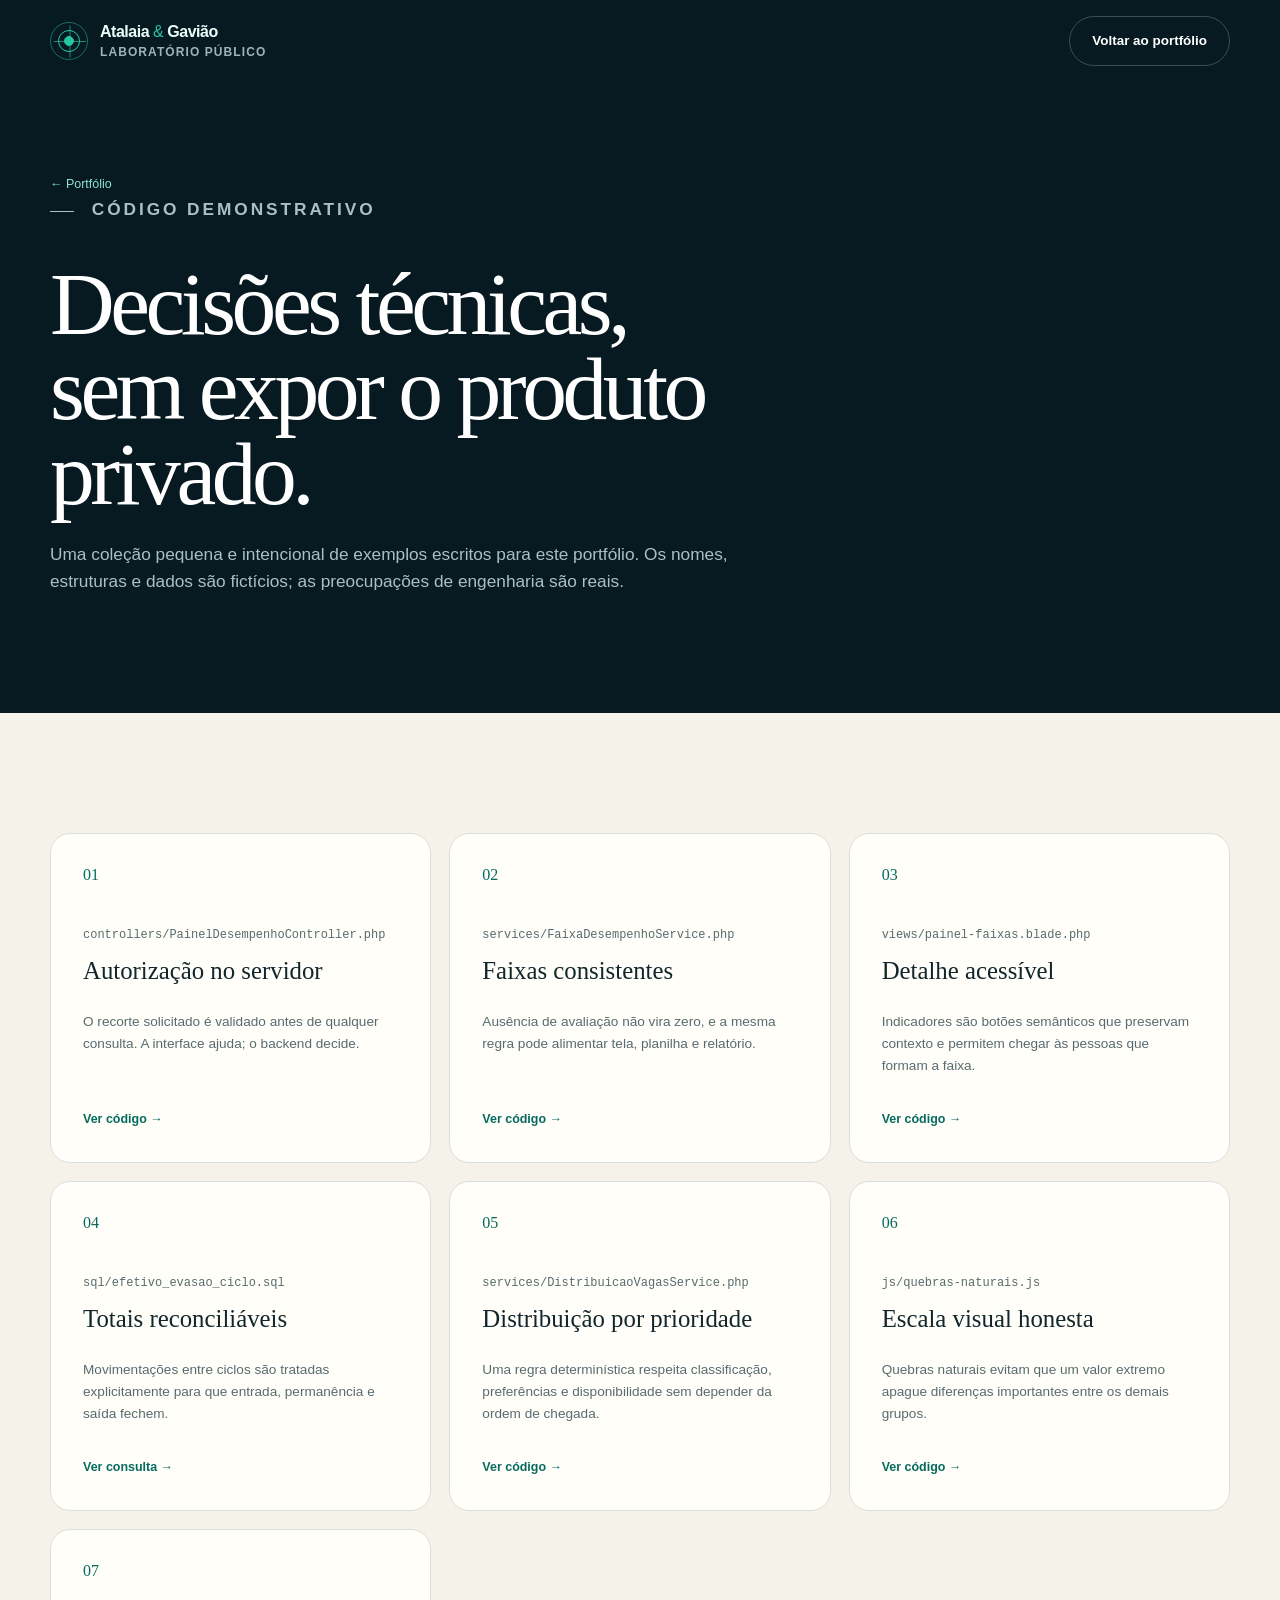
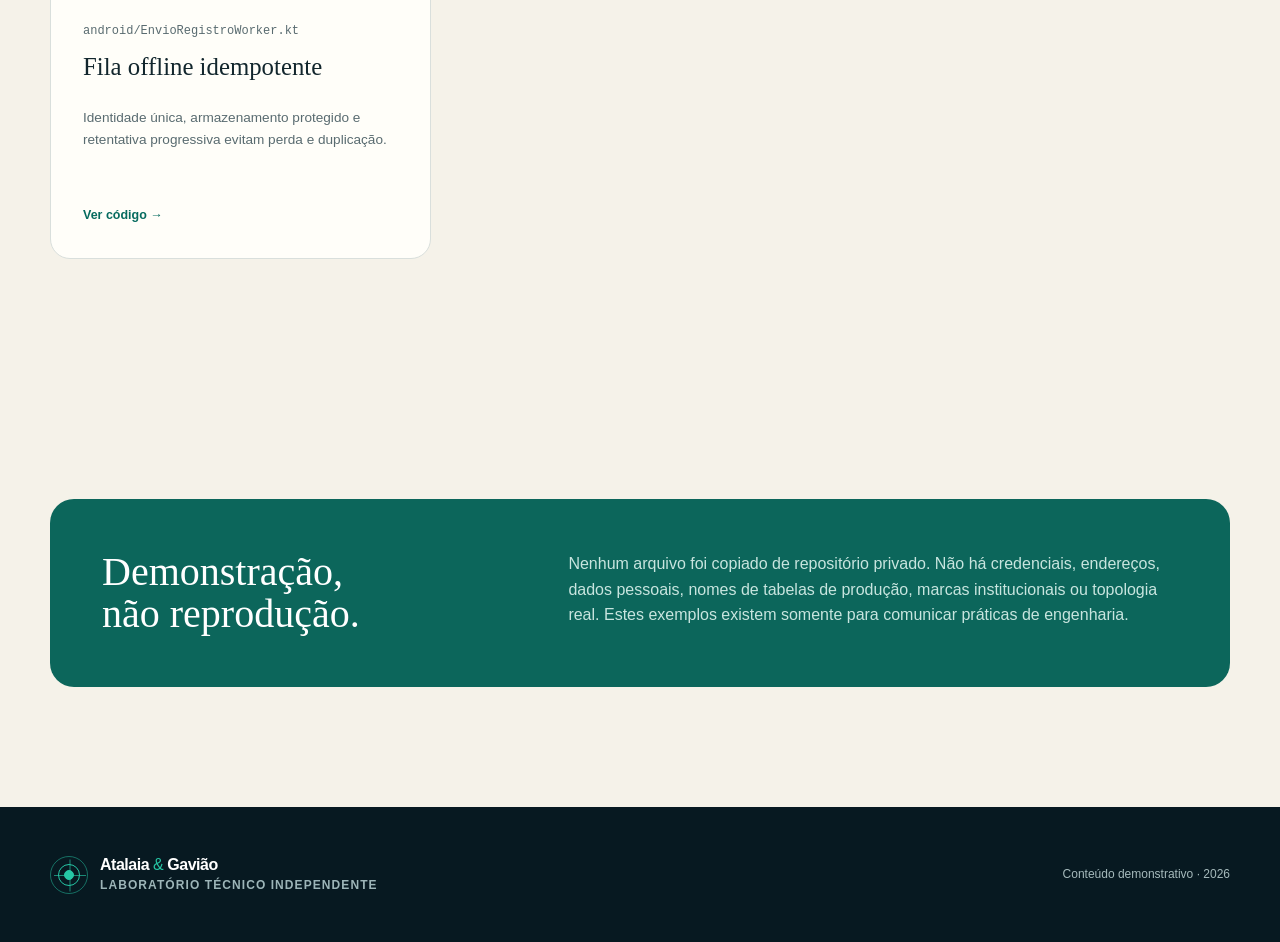
<file: docs/examples/index.html>
<!doctype html>
<html lang="pt-BR">
<head>
    <meta charset="utf-8">
    <meta name="viewport" content="width=device-width, initial-scale=1">
    <meta name="description" content="Exemplos públicos, autorais e sanitizados do portfólio Atalaia e Gavião.">
    <meta name="theme-color" content="#071921">
    <title>Laboratório técnico — Atalaia e Gavião</title>
    <link rel="icon" href="../assets/favicon.svg" type="image/svg+xml">
    <link rel="stylesheet" href="../assets/styles.css?v=23">
    <style>
        .lab-hero{padding:170px 0 100px;color:#fff;background:#071921}.lab-hero .breadcrumb{color:#8ee4d4;text-decoration:none;font-size:.78rem}.lab-hero h1{max-width:850px;margin:38px 0 24px;font:400 clamp(3.4rem,7vw,6.5rem)/.95 Georgia,serif;letter-spacing:-.05em}.lab-hero p{max-width:690px;color:#a9c1c4;font-size:1.08rem}.lab-grid{display:grid;gap:18px;grid-template-columns:repeat(3,1fr)}.lab-card{display:flex;min-height:330px;flex-direction:column;padding:32px;border:1px solid #d9dfdc;border-radius:20px;background:#fffef9}.lab-card .number{color:#066b5f;font:1rem Georgia,serif}.lab-card code{margin:42px 0 12px;color:#596b70;font-size: .75rem;overflow-wrap:anywhere}.lab-card h2{margin:0 0 12px;font:400 1.55rem/1.15 Georgia,serif}.lab-card p{color:#596b70;font-size:.85rem}.lab-card a{margin-top:auto;color:#066b5f;font-size:.78rem;font-weight:800;text-decoration:none}.lab-disclosure{display:grid;gap:60px;padding:52px;border-radius:24px;color:white;background:#0c665b;grid-template-columns:.8fr 1.2fr}.lab-disclosure h2{margin:0;font:400 2.5rem/1.05 Georgia,serif}.lab-disclosure p{margin:0;color:#c8e5df}@media(max-width:850px){.lab-grid{grid-template-columns:1fr 1fr}.lab-disclosure{grid-template-columns:1fr}}@media(max-width:560px){.lab-grid{grid-template-columns:1fr}.lab-disclosure{padding:32px}}
    </style>
    <script src="../assets/main.js?v=23" defer></script>
</head>
<body>
    <a class="skip-link" href="#conteudo">Ir para o conteúdo</a>
    <header class="site-header scrolled" data-header><div class="container header-inner"><a class="brand" href="../"><span class="brand-symbol" aria-hidden="true"><i></i><i></i></span><span>Atalaia <b>&amp;</b> Gavião<small>laboratório público</small></span></a><a class="button ghost" href="../">Voltar ao portfólio</a></div></header>
    <main id="conteudo">
        <section class="lab-hero"><div class="container"><a class="breadcrumb" href="../">← Portfólio</a><p class="eyebrow"><span></span> Código demonstrativo</p><h1>Decisões técnicas,<br>sem expor o produto privado.</h1><p>Uma coleção pequena e intencional de exemplos escritos para este portfólio. Os nomes, estruturas e dados são fictícios; as preocupações de engenharia são reais.</p></div></section>
        <section class="section"><div class="container"><div class="lab-grid">
            <article class="lab-card"><span class="number">01</span><code>controllers/PainelDesempenhoController.php</code><h2>Autorização no servidor</h2><p>O recorte solicitado é validado antes de qualquer consulta. A interface ajuda; o backend decide.</p><a href="https://github.com/3xpedition/atalaia-portfolio/blob/main/examples/controllers/PainelDesempenhoController.php">Ver código →</a></article>
            <article class="lab-card"><span class="number">02</span><code>services/FaixaDesempenhoService.php</code><h2>Faixas consistentes</h2><p>Ausência de avaliação não vira zero, e a mesma regra pode alimentar tela, planilha e relatório.</p><a href="https://github.com/3xpedition/atalaia-portfolio/blob/main/examples/services/FaixaDesempenhoService.php">Ver código →</a></article>
            <article class="lab-card"><span class="number">03</span><code>views/painel-faixas.blade.php</code><h2>Detalhe acessível</h2><p>Indicadores são botões semânticos que preservam contexto e permitem chegar às pessoas que formam a faixa.</p><a href="https://github.com/3xpedition/atalaia-portfolio/blob/main/examples/views/painel-faixas.blade.php">Ver código →</a></article>
            <article class="lab-card"><span class="number">04</span><code>sql/efetivo_evasao_ciclo.sql</code><h2>Totais reconciliáveis</h2><p>Movimentações entre ciclos são tratadas explicitamente para que entrada, permanência e saída fechem.</p><a href="https://github.com/3xpedition/atalaia-portfolio/blob/main/examples/sql/efetivo_evasao_ciclo.sql">Ver consulta →</a></article>
            <article class="lab-card"><span class="number">05</span><code>services/DistribuicaoVagasService.php</code><h2>Distribuição por prioridade</h2><p>Uma regra determinística respeita classificação, preferências e disponibilidade sem depender da ordem de chegada.</p><a href="https://github.com/3xpedition/atalaia-portfolio/blob/main/examples/services/DistribuicaoVagasService.php">Ver código →</a></article>
            <article class="lab-card"><span class="number">06</span><code>js/quebras-naturais.js</code><h2>Escala visual honesta</h2><p>Quebras naturais evitam que um valor extremo apague diferenças importantes entre os demais grupos.</p><a href="https://github.com/3xpedition/atalaia-portfolio/blob/main/examples/js/quebras-naturais.js">Ver código →</a></article>
            <article class="lab-card"><span class="number">07</span><code>android/EnvioRegistroWorker.kt</code><h2>Fila offline idempotente</h2><p>Identidade única, armazenamento protegido e retentativa progressiva evitam perda e duplicação.</p><a href="https://github.com/3xpedition/atalaia-portfolio/blob/main/examples/android/EnvioRegistroWorker.kt">Ver código →</a></article>
        </div></div></section>
        <section class="section"><div class="container lab-disclosure"><h2>Demonstração,<br>não reprodução.</h2><p>Nenhum arquivo foi copiado de repositório privado. Não há credenciais, endereços, dados pessoais, nomes de tabelas de produção, marcas institucionais ou topologia real. Estes exemplos existem somente para comunicar práticas de engenharia.</p></div></section>
    </main>
    <footer class="site-footer"><div class="container footer-inner"><div class="brand footer-brand"><span class="brand-symbol" aria-hidden="true"><i></i><i></i></span><span>Atalaia <b>&amp;</b> Gavião<small>laboratório técnico independente</small></span></div><p>Conteúdo demonstrativo · <span data-year>2026</span></p></div></footer>
</body>
</html>
</file>
<file: docs/assets/styles.css>
:root {
    --night: #071921;
    --night-2: #0b2630;
    --ink: #12262d;
    --muted: #596b70;
    --paper: #f5f2e9;
    --white: #fffef9;
    --mint: #26c6a5;
    --mint-dark: #066b5f;
    --coral: #ff745b;
    --gold: #e8b44a;
    --blue: #4f83e3;
    --line: #d9dfdc;
    --radius: 26px;
    --shadow: 0 28px 80px rgba(0, 18, 25, .14);
}

* { box-sizing: border-box; }
picture { display: contents; }
html { scroll-behavior: smooth; }
body { margin: 0; overflow-x: hidden; color: var(--ink); background: var(--paper); font-family: Inter, "Segoe UI", Arial, sans-serif; line-height: 1.6; -webkit-font-smoothing: antialiased; }
body.menu-open { overflow: hidden; }
a { color: inherit; }
button { font: inherit; }
img, svg { display: block; max-width: 100%; }
.container { width: min(1180px, calc(100% - 48px)); margin-inline: auto; }
.container > *, .transformation-heading > *, .transformation-body > *, .journey-heading > *, .journey-body > *, .field-grid > *, .operation-heading > *, .technology-heading > * { min-width: 0; }
.section { padding: 120px 0; }
.sr-only { position: absolute; width: 1px; height: 1px; padding: 0; overflow: hidden; clip: rect(0, 0, 0, 0); white-space: nowrap; border: 0; }
.skip-link { position: fixed; z-index: 1000; top: 12px; left: 12px; padding: 10px 16px; color: white; background: var(--mint-dark); transform: translateY(-150%); }
.skip-link:focus { transform: none; }
:focus-visible { outline: 3px solid #fff; outline-offset: 3px; box-shadow: 0 0 0 6px #005fcc; }

.site-header { position: fixed; z-index: 100; top: 0; width: 100%; color: #eafffa; border-bottom: 1px solid transparent; transition: background .3s, border-color .3s, backdrop-filter .3s; }
.site-header.scrolled { background: rgba(7, 25, 33, .9); border-color: rgba(255, 255, 255, .1); backdrop-filter: blur(18px); }
.header-inner { display: flex; min-height: 82px; align-items: center; justify-content: space-between; gap: 30px; }
.brand { display: inline-flex; align-items: center; gap: 12px; color: inherit; font-weight: 800; letter-spacing: -.03em; text-decoration: none; line-height: 1.05; }
.brand b { color: var(--mint); font-weight: 500; }
.brand small { display: block; margin-top: 5px; color: #9db5b8; font-size: .75rem; font-weight: 600; letter-spacing: .09em; text-transform: uppercase; }
.brand-symbol { position: relative; display: block; width: 38px; height: 38px; border: 1px solid rgba(38, 198, 165, .5); border-radius: 50%; }
.brand-symbol::before, .brand-symbol::after { content: ""; position: absolute; inset: 7px; border: 1px solid var(--mint); border-radius: 50%; }
.brand-symbol::after { inset: 13px; background: var(--mint); }
.brand-symbol i { position: absolute; top: 18px; left: 3px; width: 32px; height: 1px; background: rgba(38, 198, 165, .65); }
.brand-symbol i:last-child { transform: rotate(90deg); }
.main-nav { display: flex; align-items: center; gap: 30px; font-size: .84rem; font-weight: 650; }
.main-nav a { color: #c7dcde; text-decoration: none; transition: color .2s; }
.main-nav a:hover { color: white; }
.main-nav .nav-cta { padding: 10px 17px; color: #06231f; border-radius: 999px; background: var(--mint); }
.menu-button { display: none; width: 44px; height: 44px; padding: 10px; border: 0; background: transparent; }
.menu-button span { display: block; height: 2px; margin: 5px 0; background: white; }

.hero { position: relative; min-height: 860px; overflow: hidden; color: white; background: var(--night); }
.hero::before { content: ""; position: absolute; z-index: 1; inset: 0; opacity: .13; background-image: linear-gradient(rgba(255,255,255,.08) 1px, transparent 1px), linear-gradient(90deg, rgba(255,255,255,.08) 1px, transparent 1px); background-size: 70px 70px; mask-image: linear-gradient(to bottom, black, transparent 85%); }
.hero::after { content: ""; position: absolute; z-index: 0; inset: 0; background-image: linear-gradient(90deg, rgba(7,25,33,.48) 0%, rgba(7,25,33,.38) 32%, rgba(7,25,33,.58) 64%, rgba(7,25,33,.88) 100%), linear-gradient(180deg, rgba(7,25,33,.05), rgba(7,25,33,.48)), image-set(url("media/hero-rede-distribuida.avif") type("image/avif"), url("media/hero-rede-distribuida.webp") type("image/webp"), url("media/hero-rede-distribuida.png") type("image/png")); background-position: center, center, center; background-size: cover; filter: saturate(.86) contrast(1.04); opacity: .82; transform: scaleX(-1); }
.hero-glow { position: absolute; z-index: 1; top: -330px; left: 45%; width: 880px; height: 880px; border-radius: 50%; background: radial-gradient(circle, rgba(38,198,165,.2), transparent 68%); }
.hero-grid { position: relative; z-index: 2; display: grid; width: min(1380px, calc(100% - 48px)); min-height: 920px; grid-template-columns: minmax(390px, .7fr) minmax(0, 1.3fr); align-items: center; gap: clamp(38px, 4vw, 66px); padding-top: 100px; }
.hero-grid > * { min-width: 0; }
.hero-copy { position: relative; z-index: 6; }
.eyebrow { margin: 0 0 24px; color: #8ee4d4; font-size: .75rem; font-weight: 800; letter-spacing: .17em; text-transform: uppercase; }
.eyebrow span { display: inline-block; width: 24px; height: 1px; margin: 0 10px 3px 0; background: currentColor; }
.eyebrow.dark { color: var(--mint-dark); }
.eyebrow.light { color: #7ee1cf; }
.hero h1 { max-width: 620px; margin: 0; font-family: Georgia, "Times New Roman", serif; font-size: clamp(3.5rem, 5.35vw, 6.15rem); font-weight: 400; line-height: .93; letter-spacing: -.055em; text-wrap: balance; }
.hero h1 em { display: block; color: var(--mint); font-weight: 400; }
.hero-lead { max-width: 640px; margin: 30px 0; color: #b7cdd0; font-size: 1.08rem; line-height: 1.75; }
.hero-actions { display: flex; flex-wrap: wrap; gap: 13px; }
.button { display: inline-flex; min-height: 50px; align-items: center; justify-content: center; padding: 0 22px; border-radius: 999px; font-size: .84rem; font-weight: 800; text-decoration: none; }
.button.primary { color: #05231e; background: var(--mint); }
.button.ghost { color: white; border: 1px solid rgba(255,255,255,.22); }
.button.dark { color: white; background: var(--night); }
.hero-proof { display: grid; margin: 48px 0 0; padding: 25px 0 0; border-top: 1px solid rgba(255,255,255,.11); grid-template-columns: repeat(3, 1fr); list-style: none; }
.hero-proof li { padding-right: 16px; }
.hero-proof strong, .hero-proof span { display: block; }
.hero-proof strong { font-family: Georgia, serif; font-size: 1.05rem; font-weight: 500; }
.hero-proof span { margin-top: 4px; color: #7f9da1; font-size: .75rem; }

.hero-visual { position: relative; min-height: 650px; margin: 0; overflow: hidden; border: 1px solid rgba(255,255,255,.14); border-radius: 30px; background: #06151e; box-shadow: 0 42px 100px rgba(0,0,0,.4); }
.hero-image { width: 100%; height: 650px; object-fit: cover; object-position: center; filter: saturate(.9) contrast(1.04); }
.hero-visual figcaption { position: absolute; right: 18px; bottom: 16px; padding: 7px 11px; color: #d0dfe1; border: 1px solid rgba(255,255,255,.16); border-radius: 999px; background: rgba(7,25,33,.82); font-size: .75rem; letter-spacing: .04em; }
.hero-showcase { overflow: visible; border: 0; background: transparent; box-shadow: none; isolation: isolate; perspective: 1600px; }
.showcase-orbit { position: absolute; z-index: -1; top: 50%; left: 54%; width: 600px; max-width: 92%; aspect-ratio: 1; border: 1px solid rgba(79,202,177,.13); border-radius: 50%; transform: translate(-50%, -50%); }
.showcase-orbit::before, .showcase-orbit::after { content: ""; position: absolute; border: 1px solid rgba(79,202,177,.1); border-radius: 50%; }
.showcase-orbit::before { inset: 12%; }.showcase-orbit::after { inset: 29%; }
.showcase-browser { position: absolute; z-index: 2; top: 94px; right: 0; width: 91%; margin: 0; overflow: hidden; border: 1px solid rgba(255,255,255,.25); border-radius: 18px; background: #eff3f2; box-shadow: 0 38px 80px rgba(0,0,0,.42); transform: rotateY(-5deg) rotateX(1deg); transform-origin: left center; transition: transform .75s cubic-bezier(.2,.8,.2,1), box-shadow .75s ease; }
.showcase-window { display: flex; height: 40px; align-items: center; gap: 7px; padding: 0 14px; color: #64777b; background: #f7f9f8; }
.showcase-window span { width: 9px; height: 9px; border-radius: 50%; background: #d56a50; }.showcase-window span:nth-child(2) { background: #e1b541; }.showcase-window span:nth-child(3) { background: #8cbcb0; }
.showcase-window small { margin-left: auto; font-size: .75rem; font-weight: 700; letter-spacing: .03em; }
.showcase-browser img { display: block; width: 100%; height: auto; }
.showcase-mobile { position: absolute; z-index: 4; bottom: 88px; left: 1%; width: 18%; max-width: 145px; margin: 0; padding: 6px; border: 1px solid #3a5360; border-radius: 22px; background: #071725; box-shadow: 0 28px 58px rgba(0,0,0,.5); transform: rotate(-3deg); transition: transform .75s cubic-bezier(.2,.8,.2,1), box-shadow .75s ease; }
.showcase-mobile img { display: block; width: 100%; height: 310px; object-fit: cover; object-position: top; border-radius: 17px; }
.showcase-speaker { position: absolute; z-index: 2; top: 12px; left: 50%; width: 38px; height: 4px; border-radius: 999px; background: #203846; transform: translateX(-50%); }
.showcase-tag { position: absolute; z-index: 5; display: inline-flex; align-items: baseline; gap: 7px; padding: 8px 13px; color: white; border: 1px solid rgba(255,255,255,.18); border-radius: 999px; box-shadow: 0 8px 22px rgba(0,0,0,.26); font-size: .75rem; white-space: nowrap; backdrop-filter: blur(10px); }
.showcase-tag strong { font-size: .75rem; text-transform: uppercase; }.showcase-tag-web { top: 66px; right: 5%; background: rgba(16,103,86,.92); }.showcase-tag-mobile { right: -8px; bottom: 52px; background: rgba(21,111,157,.94); }
.showcase-caption { position: absolute; z-index: 5; right: 0; bottom: 2px; margin: 0; color: #7f9da1; font-size: .75rem; letter-spacing: .04em; }
.hero-showcase:hover .showcase-browser { box-shadow: 0 46px 95px rgba(0,0,0,.48); transform: rotateY(0) rotateX(0) translateY(-5px); }
.hero-showcase:hover .showcase-mobile { box-shadow: 0 34px 68px rgba(0,0,0,.58); transform: rotate(0) translate(-4px,-12px); }

.hero-console { position: relative; overflow: hidden; border: 1px solid rgba(255,255,255,.18); border-radius: 22px; color: var(--ink); background: #edf3f1; box-shadow: 0 32px 70px rgba(0,18,25,.18); }
.demo-label { display: inline-flex; padding: 6px 10px; color: #24594f; border: 1px solid rgba(38,198,165,.35); border-radius: 999px; background: rgba(38,198,165,.12); font-size: .75rem; font-style: normal; font-weight: 800; letter-spacing: .08em; text-transform: uppercase; }
.hero-console > .demo-label { position: absolute; z-index: 4; right: 16px; bottom: 12px; }
.console-top { display: flex; height: 66px; align-items: center; gap: 12px; padding: 0 20px; color: white; background: #102d35; }
.console-logo { display: grid; width: 32px; height: 32px; place-items: center; border-radius: 9px; background: var(--mint); }
.console-logo i { width: 13px; height: 13px; border: 3px solid #0d3b36; border-radius: 50%; }
.console-top div { margin-right: auto; }
.console-top strong, .console-top small { display: block; }
.console-top strong { font-size: .75rem; }
.console-top small { color: #91acb0; font-size: .75rem; }
.status-dot { color: #8ee4d4; font-size: .75rem; }
.status-dot::before { content: ""; display: inline-block; width: 6px; height: 6px; margin-right: 5px; border-radius: 50%; background: var(--mint); box-shadow: 0 0 0 4px rgba(38,198,165,.13); }
.console-body { display: grid; min-height: 500px; grid-template-columns: 54px 1fr; }
.console-nav { display: flex; align-items: center; flex-direction: column; gap: 24px; padding-top: 26px; background: #0b242c; }
.console-nav i { width: 14px; height: 14px; border: 2px solid #5b777d; border-radius: 4px; }
.console-nav i.active { border-color: var(--mint); background: var(--mint); box-shadow: 0 0 0 5px rgba(38,198,165,.12); }
.console-content { padding: 26px; }
.console-heading { display: flex; align-items: center; justify-content: space-between; }
.console-heading small, .console-heading strong { display: block; }
.console-heading small { color: var(--muted); font-size: .75rem; text-transform: uppercase; }
.console-heading strong { font-family: Georgia, serif; font-size: 1.3rem; }
.console-heading button { padding: 8px 10px; color: #52696d; border: 1px solid #d0dbd8; border-radius: 7px; background: white; font-size: .75rem; }
.metric-row { display: grid; gap: 10px; margin-top: 20px; grid-template-columns: repeat(3, 1fr); }
.metric-row article, .chart-card, .record-strip { border: 1px solid #d9e3df; border-radius: 10px; background: white; }
.metric-row article { padding: 13px; }
.metric-row span, .metric-row strong, .metric-row small { display: block; }
.metric-row span { color: var(--muted); font-size: .75rem; }
.metric-row strong { margin: 3px 0; font-family: Georgia, serif; font-size: 1.35rem; }
.metric-row small { color: var(--muted); font-size: .75rem; }
.metric-row .up { color: var(--mint-dark); }
.metric-row .warn { color: #bf674f; }
.chart-card { margin-top: 12px; padding: 15px 16px 6px; }
.chart-title { display: flex; align-items: center; justify-content: space-between; }
.chart-title strong { font-size: .75rem; }
.chart-title span { color: var(--muted); font-size: .75rem; word-spacing: 4px; }
.chart-card svg { width: 100%; height: 170px; }
.chart-card .grid path { fill: none; stroke: #e7ecea; stroke-width: 1; }
.chart-card .area { fill: url(#area); }
.chart-card .line-a, .chart-card .line-b { fill: none; stroke-width: 3; }
.chart-card .line-a { stroke: var(--mint-dark); }
.chart-card .line-b { stroke: var(--coral); stroke-dasharray: 4 5; }
.record-strip { display: grid; align-items: center; gap: 12px; margin-top: 12px; padding: 10px 13px; color: var(--muted); grid-template-columns: 1fr auto auto; font-size: .75rem; }
.record-strip > span:first-child { display: grid; grid-template-columns: 28px 1fr; }
.record-strip .avatar { grid-row: 1 / 3; }
.record-strip b { color: var(--ink); }
.record-strip small { grid-column: 2; }
.avatar { display: inline-grid; width: 28px; height: 28px; margin-right: 8px; place-items: center; color: #075e52; border-radius: 50%; background: #b9eee3; font-size: .75rem; font-style: normal; font-weight: 800; }
.pill { display: inline-flex; padding: 5px 9px; border-radius: 999px; font-size: .75rem; font-weight: 800; }
.pill.complete { color: #08705f; background: #d7f5ec; }
.pill.partial { color: #315f9d; background: #e2edff; }
.pill.pending { color: #926315; background: #fff0c9; }

.trust-strip { color: #7a8989; border-bottom: 1px solid var(--line); background: var(--white); font-size: .75rem; font-weight: 700; letter-spacing: .1em; text-transform: uppercase; }
.trust-strip .container { display: flex; min-height: 84px; align-items: center; justify-content: space-between; gap: 30px; }
.trust-strip ul { display: flex; flex-wrap: wrap; gap: 38px; margin: 0; color: var(--ink); list-style: none; }
.trust-strip li::before { content: "✦"; margin-right: 8px; color: var(--mint-dark); }

.transformation { background: #edf2ef; }
.transformation-layout { display: block; }
.transformation-heading { display: grid; align-items: end; gap: 28px; margin-bottom: clamp(42px, 5vw, 70px); grid-template-columns: minmax(180px, .28fr) minmax(0, 1.72fr); }
.transformation-heading .eyebrow { align-self: start; margin-top: 12px; }
.transformation-heading h2 { max-width: 1160px; margin: 0; font-family: Georgia, serif; font-size: clamp(3.25rem, 5.6vw, 6rem); font-weight: 400; line-height: .94; letter-spacing: -.05em; }
.transformation-body { display: grid; align-items: center; gap: clamp(36px, 5vw, 76px); grid-template-columns: minmax(280px, .58fr) minmax(0, 1.42fr); }
.transformation-copy > p { max-width: 470px; margin: 0 0 28px; color: var(--muted); font-size: .96rem; line-height: 1.7; }
.transformation-pillars { display: grid; gap: 1px; border: 1px solid #cdd9d4; background: #cdd9d4; grid-template-columns: 1fr 1fr; }
.transformation-pillars article { min-height: 112px; padding: 17px 18px; background: rgba(255,255,255,.72); }
.transformation-pillars span, .transformation-pillars strong, .transformation-pillars small { display: block; }
.transformation-pillars span { color: var(--mint-dark); font-family: Georgia, serif; font-size: .75rem; }
.transformation-pillars strong { margin: 9px 0 3px; font-size: .78rem; }
.transformation-pillars small { color: var(--muted); font-size: .75rem; line-height: 1.5; }
.transformation-console { width: 100%; transform: perspective(1600px) rotateY(-2deg) rotateX(1deg); transform-origin: left center; }
.transformation-figure { position: relative; width: 100%; margin: 0; overflow: hidden; border: 1px solid #cbd8d3; border-radius: 22px; background: white; box-shadow: 0 34px 80px rgba(0,18,25,.16); transform: perspective(1600px) rotateY(-1deg) rotateX(.4deg); transform-origin: left center; }
.transformation-figure img { width: 100%; height: auto; }

.journey-showcase { position: relative; overflow: hidden; color: white; background: #061820; }
.journey-showcase::before { content: ""; position: absolute; inset: 0; opacity: .18; background: radial-gradient(circle at 82% 40%, rgba(38,198,165,.42), transparent 34%), linear-gradient(120deg, transparent 58%, rgba(79,131,227,.12)); }
.journey-layout { position: relative; display: block; }
.journey-heading { display: grid; align-items: end; gap: 28px; margin-bottom: clamp(42px, 5vw, 68px); grid-template-columns: minmax(180px, .28fr) minmax(0, 1.72fr); }
.journey-heading .eyebrow { align-self: start; margin-top: 12px; }
.journey-heading h2 { max-width: 1160px; margin: 0; font-family: Georgia, serif; font-size: clamp(3.25rem, 5.6vw, 6rem); font-weight: 400; line-height: .94; letter-spacing: -.05em; }
.journey-body { display: grid; align-items: center; gap: clamp(36px, 5vw, 76px); grid-template-columns: minmax(285px, .58fr) minmax(0, 1.42fr); }
.journey-copy > p { max-width: 470px; margin: 0 0 26px; color: #a9c1c4; font-size: .96rem; line-height: 1.7; }
.journey-steps { margin: 0; padding: 0; border-top: 1px solid rgba(255,255,255,.11); list-style: none; }
.journey-steps li { display: grid; gap: 12px; padding: 13px 0; color: #769397; border-bottom: 1px solid rgba(255,255,255,.09); grid-template-columns: 30px 1fr; transition: color .3s, transform .3s; }
.journey-steps li.active { color: white; transform: translateX(8px); }
.journey-steps li > span { color: var(--mint); font-family: Georgia, serif; font-size: .76rem; }
.journey-steps strong, .journey-steps small { display: block; }
.journey-steps strong { font-size: .88rem; }
.journey-steps small { color: inherit; font-size: .75rem; }
.journey-media { position: relative; min-height: 0; aspect-ratio: 16 / 9; margin: 0; overflow: hidden; border: 1px solid rgba(255,255,255,.14); border-radius: 30px; background: #071921; box-shadow: 0 40px 100px rgba(0,0,0,.36); }
.journey-media .journey-image { position: absolute; inset: 0; width: 100%; height: 100%; padding: 10px; object-fit: contain; opacity: 0; transform: scale(1); transition: opacity .75s ease, transform 1.2s ease; }
.journey-media .journey-image.active { opacity: 1; transform: scale(1.005); }
.journey-media .journey-image:nth-child(1) { object-position: center; }
.journey-media .journey-image:nth-child(2) { object-position: center; }
.journey-media .journey-image:nth-child(3) { object-position: center; }
.journey-media::after { content: ""; position: absolute; inset: 0; background: linear-gradient(180deg, transparent 48%, rgba(5,18,25,.94)); pointer-events: none; }
.journey-scan { position: absolute; z-index: 2; top: 0; bottom: 0; left: -22%; width: 18%; opacity: .45; background: linear-gradient(90deg, transparent, rgba(142,228,212,.34), transparent); transform: skewX(-14deg); animation: scan 7s linear infinite; }
.journey-media figcaption { position: absolute; z-index: 3; right: 32px; bottom: 30px; left: 32px; display: flex; align-items: end; justify-content: space-between; gap: 25px; }
.journey-media figcaption span { color: #8bb0b5; font-size: .75rem; letter-spacing: .13em; text-transform: uppercase; }
.journey-media figcaption strong { max-width: 330px; text-align: right; font-family: Georgia, serif; font-size: 1.45rem; font-weight: 400; }
@keyframes scan { from { left: -24%; } to { left: 112%; } }

.section-intro { display: grid; align-items: end; gap: 50px; margin-bottom: 64px; grid-template-columns: 1.05fr .95fr; }
.section-intro .eyebrow { grid-column: 1 / -1; margin-bottom: -30px; }
.section-intro h2, .workflow-copy h2, .code-copy h2, .disclosure h2 { margin: 0; font-family: Georgia, serif; font-size: clamp(2.8rem, 5vw, 5rem); font-weight: 400; line-height: 1.02; letter-spacing: -.045em; }
.section-intro > p:last-child, .workflow-copy > p, .code-copy > p { margin: 0; color: var(--muted); font-size: 1.03rem; line-height: 1.8; }
.product-story { background: var(--paper); }
.product-duo { display: grid; gap: 2px; grid-template-columns: 1fr 1fr; }
.product-card { position: relative; min-width: 0; overflow: hidden; color: white; }
.product-card.atalaia { border-radius: var(--radius) 0 0 var(--radius); background: #0d5e55; }
.product-card.gaviao { border-radius: 0 var(--radius) var(--radius) 0; background: #102c37; }
.product-card::after { content: ""; position: absolute; right: -90px; bottom: -100px; width: 300px; height: 300px; pointer-events: none; border: 1px solid rgba(255,255,255,.12); border-radius: 50%; box-shadow: 0 0 0 52px rgba(255,255,255,.025), 0 0 0 104px rgba(255,255,255,.02); }
.product-visual { position: relative; aspect-ratio: 16 / 9; margin: 0; overflow: hidden; background: #071921; }
.product-visual::after { content: ""; position: absolute; inset: 0; background: linear-gradient(180deg, transparent 52%, rgba(5,20,27,.82)); }
.product-visual img { width: 100%; height: 100%; object-fit: cover; transition: transform .8s cubic-bezier(.2,.8,.2,1); }
.product-card:hover .product-visual img { transform: scale(1.035); }
.product-index { position: absolute; z-index: 2; top: 22px; right: 24px; display: grid; width: 44px; height: 44px; place-items: center; color: white; border: 1px solid rgba(255,255,255,.28); border-radius: 50%; background: rgba(7,25,33,.72); font-family: Georgia, serif; font-size: .78rem; backdrop-filter: blur(8px); }
.product-content { position: relative; z-index: 1; min-height: 335px; padding: 38px 42px 40px; }
.product-mark { position: relative; width: 84px; height: 84px; margin-bottom: 55px; }
.product-mark.tower i { position: absolute; left: 34px; width: 16px; border: 2px solid #91e5d5; border-radius: 50%; aspect-ratio: 1; }
.product-mark.tower i:nth-child(1) { top: 4px; }
.product-mark.tower i:nth-child(2) { top: 21px; left: 24px; width: 36px; }
.product-mark.tower i:nth-child(3) { top: 41px; left: 14px; width: 56px; }
.product-mark.tower::after { content: ""; position: absolute; bottom: 0; left: 39px; width: 6px; height: 43px; background: #91e5d5; clip-path: polygon(40% 0, 60% 0, 100% 100%, 0 100%); }
.product-mark.eye { width: 108px; }
.product-mark.eye::before { content: ""; position: absolute; inset: 13px 0; border: 2px solid #82c2dc; border-radius: 70% 0 70% 0; transform: rotate(45deg); }
.product-mark.eye i { position: absolute; top: 30px; left: 41px; width: 26px; height: 26px; border: 7px solid #82c2dc; border-radius: 50%; }
.product-card .eyebrow { margin-bottom: 10px; }
.product-card h3 { max-width: 470px; margin: 0; font-family: Georgia, serif; font-size: clamp(2rem, 3vw, 2.75rem); font-weight: 400; line-height: 1.06; }
.product-content > p:not(.eyebrow) { max-width: 510px; margin: 18px 0 0; color: #c3d8d9; }
.product-card ul { display: grid; gap: 8px; margin: 25px 0 0; padding: 21px 0 0; border-top: 1px solid rgba(255,255,255,.13); grid-template-columns: repeat(3, 1fr); list-style: none; }
.product-card li { margin: 9px 0; color: #dce8e8; font-size: .86rem; }
.product-card li::before { content: "→"; display: block; margin-bottom: 5px; color: var(--mint); }

.workflow-section { position: relative; overflow: hidden; color: white; background: #071921; }
.workflow-section::before { content: ""; position: absolute; inset: 0; opacity: .2; background-image: linear-gradient(rgba(126,225,207,.12) 1px, transparent 1px), linear-gradient(90deg, rgba(126,225,207,.12) 1px, transparent 1px), radial-gradient(circle at 74% 36%, rgba(38,198,165,.32), transparent 30%); background-size: 52px 52px, 52px 52px, auto; mask-image: linear-gradient(black, transparent 94%); }
.operation-layout { position: relative; }
.operation-heading { display: grid; align-items: end; gap: 34px; margin-bottom: 58px; grid-template-columns: minmax(180px,.26fr) minmax(0,1.05fr) minmax(280px,.69fr); }
.operation-heading .eyebrow { align-self: start; margin-top: 12px; }
.operation-heading h2 { margin: 0; font-family: Georgia, serif; font-size: clamp(3.2rem,5.3vw,5.8rem); font-weight: 400; line-height: .94; letter-spacing: -.05em; }
.operation-heading > p:last-child { margin: 0; color: #a9c1c4; font-size: 1rem; line-height: 1.75; }
.operation-board { position: relative; padding: 48px 30px; overflow: hidden; border: 1px solid rgba(142,228,212,.2); border-radius: 26px; background: rgba(3,18,25,.78); box-shadow: 0 38px 90px rgba(0,0,0,.32); }
.operation-board::before { content: "FLUXO OPERACIONAL · ESTADO SINCRONIZADO"; position: absolute; top: 15px; left: 25px; color: #72969a; font-size: .75rem; font-weight: 800; letter-spacing: .16em; }
.operation-reticle { position: absolute; top: -105px; right: -80px; width: 330px; aspect-ratio: 1; opacity: .25; border: 1px solid #56cbb5; border-radius: 50%; box-shadow: inset 0 0 0 52px rgba(86,203,181,.04), inset 0 0 0 104px rgba(86,203,181,.035); }
.operation-track { position: relative; z-index: 2; display: grid; gap: 12px; grid-template-columns: repeat(6,minmax(0,1fr)); }
.operation-track::before { content: ""; position: absolute; z-index: -1; top: 51%; right: 3%; left: 3%; height: 2px; background: linear-gradient(90deg,#2d8a78,#57d9bd 48%,#d7ad46); box-shadow: 0 0 18px rgba(87,217,189,.34); }
.operation-node { position: relative; min-height: 235px; padding: 21px 17px 18px; overflow: hidden; border: 1px solid rgba(142,228,212,.2); border-radius: 14px; background: linear-gradient(155deg,rgba(15,50,57,.96),rgba(7,29,37,.96)); box-shadow: 0 15px 34px rgba(0,0,0,.24); transition: border-color .3s, transform .3s; }
.operation-node:hover { border-color: rgba(142,228,212,.58); transform: translateY(-7px); }
.operation-node-top { display: flex; align-items: center; justify-content: space-between; margin-bottom: 22px; }
.operation-node-top span { color: #75e0cc; font-family: Georgia,serif; font-size: .75rem; }
.operation-node-top i { display: grid; width: 34px; height: 34px; place-items: center; color: #0b292d; border-radius: 50%; background: #83ddca; font-size: .75rem; font-style: normal; font-weight: 900; }
.operation-node > small { color: #7fa5a9; font-size: .75rem; font-weight: 800; letter-spacing: .12em; text-transform: uppercase; }
.operation-node h3 { min-height: 44px; margin: 8px 0 10px; font-family: Georgia,serif; font-size: 1.2rem; font-weight: 400; line-height: 1.05; }
.operation-node p { margin: 0; color: #b1c8ca; font-size: .77rem; line-height: 1.58; }
.operation-node em { position: absolute; right: 14px; bottom: 14px; left: 14px; padding-top: 10px; color: #dfc36e; border-top: 1px solid rgba(255,255,255,.09); font-size: .75rem; font-style: normal; letter-spacing: .07em; text-transform: uppercase; }
.operation-signal { position: absolute; z-index: 4; top: 51%; left: 4%; width: 10px; height: 10px; border: 2px solid #e4c35f; border-radius: 50%; background: #071921; box-shadow: 0 0 0 6px rgba(228,195,95,.12),0 0 24px #e4c35f; animation: operation-signal 8s linear infinite; }
.operation-assurances { display: grid; margin-top: 26px; border-top: 1px solid rgba(255,255,255,.12); border-bottom: 1px solid rgba(255,255,255,.12); grid-template-columns: repeat(3,1fr); }
.operation-assurances article { display: grid; padding: 24px 28px; grid-template-columns: 34px 1fr; }
.operation-assurances article + article { border-left: 1px solid rgba(255,255,255,.12); }
.operation-assurances span { grid-row: 1 / 3; color: #6fd4c0; font-family: Georgia,serif; font-size: .75rem; }
.operation-assurances strong { font-size: .92rem; }.operation-assurances p { margin: 5px 0 0; color: #91adb0; font-size: .75rem; }
.technology-arsenal { margin-top: 74px; }
.technology-heading { display: grid; align-items: end; gap: 46px; margin-bottom: 30px; grid-template-columns: minmax(0,1.25fr) minmax(280px,.75fr); }
.technology-heading h3 { max-width: 760px; margin: 8px 0 0; font-family: Georgia,serif; font-size: clamp(2.3rem,4vw,4.3rem); font-weight: 400; line-height: .98; letter-spacing: -.04em; }
.technology-heading > p { max-width: 520px; margin: 0; color: #a9c1c4; font-size: .88rem; line-height: 1.7; }
.technology-grid { display: grid; overflow: hidden; border: 1px solid rgba(142,228,212,.18); border-radius: 22px; background: rgba(4,22,29,.82); grid-template-columns: repeat(4,1fr); }
.technology-card { position: relative; min-height: 270px; padding: 27px 24px 24px; border-right: 1px solid rgba(142,228,212,.14); border-bottom: 1px solid rgba(142,228,212,.14); background: linear-gradient(150deg,rgba(17,52,59,.34),rgba(5,24,31,.08)); }
.technology-card:nth-child(4n) { border-right: 0; }
.technology-card:nth-child(n+5) { border-bottom: 0; }
.technology-card > span { color: #72dac5; font-size: .75rem; font-weight: 800; letter-spacing: .14em; }
.technology-card h4 { margin: 18px 0 12px; font-family: Georgia,serif; font-size: 1.35rem; font-weight: 400; line-height: 1.08; }
.technology-card p { margin: 0; color: #abc1c4; font-size: .78rem; line-height: 1.62; }
.technology-card ul { display: flex; flex-wrap: wrap; gap: 6px; margin: 20px 0 0; padding: 0; list-style: none; }
.technology-card li { padding: 7px 9px; color: #d8e7e6; border: 1px solid rgba(142,228,212,.18); border-radius: 4px; background: rgba(85,202,178,.06); font-size: .75rem; line-height: 1.1; }
.technology-card-security { background: linear-gradient(150deg,rgba(96,75,21,.34),rgba(5,24,31,.12)); }
.technology-card-security > span, .technology-card-security h4 { color: #e3c45f; }
.technology-card-security li { border-color: rgba(227,196,95,.24); background: rgba(227,196,95,.06); }
.technology-note { margin: 0; padding: 22px 26px; color: #aac0c3; border: 1px solid rgba(142,228,212,.18); border-top: 0; border-radius: 0 0 15px 15px; background: rgba(3,17,23,.9); font-size: .8rem; line-height: 1.65; }
.technology-note strong { color: #e3c45f; }
@keyframes operation-signal { from { left: 4%; } to { left: calc(96% - 10px); } }

.demo-section { color: white; background: #0a2029; }
.demo-section .section-intro { margin-bottom: 54px; }
.demo-section .section-intro > p:last-child, .engineering .section-intro > p:last-child { color: #a9c1c4; }
.demo-stage { overflow: hidden; border: 1px solid rgba(255,255,255,.13); border-radius: var(--radius); background: #f1f5f3; box-shadow: 0 35px 90px rgba(0,0,0,.28); }
.demo-tabs { display: flex; gap: 8px; padding: 15px; background: #0e2d37; }
.demo-tabs button { min-height: 44px; padding: 10px 16px; color: #92acb1; border: 0; border-radius: 9px; background: transparent; cursor: pointer; font-size: .76rem; font-weight: 750; }
.demo-tabs button[aria-selected="true"] { color: #0b3732; background: var(--mint); }
.demo-panel { min-height: 530px; padding: 28px; color: var(--ink); background: #f1f5f3; }
.demo-panel[hidden] { display: none; }
.interface-showcase { display: grid; align-items: center; gap: clamp(24px, 3vw, 44px); min-height: 474px; grid-template-columns: minmax(215px, .42fr) minmax(0, 1.58fr); }
.interface-copy h3, .assessment-head h3 { margin: 15px 0 12px; font-family: Georgia, serif; font-size: clamp(1.85rem, 2.5vw, 3.15rem); font-weight: 400; line-height: .98; }
.interface-copy > p, .assessment-head p { color: var(--muted); font-size: .86rem; line-height: 1.75; }
.interface-copy ul { margin: 26px 0 0; padding: 0; border-top: 1px solid #d7e0dd; list-style: none; }
.interface-copy li { display: grid; gap: 3px; padding: 13px 0; border-bottom: 1px solid #d7e0dd; grid-template-columns: 76px 1fr; font-size: .75rem; }
.interface-copy li span { color: var(--muted); }
.interface-frame { position: relative; margin: 0; overflow: hidden; border: 1px solid #c8d5d1; border-radius: 16px; background: white; box-shadow: 0 28px 65px rgba(11,42,47,.16); }
.interface-frame::before { content: ""; display: block; height: 28px; border-bottom: 1px solid #dce5e2; background: #f7faf9; }
.window-dots { position: absolute; top: 11px; left: 14px; display: flex; gap: 5px; }
.window-dots i { width: 7px; height: 7px; border-radius: 50%; background: #df765e; }.window-dots i:nth-child(2) { background: #e7b746; }.window-dots i:nth-child(3) { background: #69b79f; }
.interface-frame img { display: block; width: 100%; height: auto; object-fit: contain; }
.interface-frame figcaption { position: absolute; right: 12px; bottom: 10px; padding: 6px 9px; color: white; border-radius: 999px; background: rgba(8,30,37,.78); font-size: .75rem; }
.assessment-demo { min-height: 474px; }
.assessment-head { display: flex; align-items: flex-end; justify-content: space-between; gap: 25px; padding-bottom: 22px; }
.assessment-head h3 { margin-bottom: 6px; font-size: clamp(1.9rem, 2.6vw, 3rem); }
.assessment-head p { margin: 0; }
.assessment-filters { display: flex; gap: 8px; flex-shrink: 0; }
.assessment-filters span { padding: 9px 12px; color: var(--muted); border: 1px solid #d8e1de; border-radius: 8px; background: white; font-size: .75rem; }
.assessment-body { display: grid; gap: 14px; grid-template-columns: minmax(225px, .42fr) minmax(0, 1fr); }
.assessment-list { display: flex; gap: 8px; flex-direction: column; }
.assessment-list button { display: grid; align-items: center; gap: 10px; width: 100%; padding: 13px; color: var(--ink); border: 1px solid #dae4e1; border-radius: 11px; background: white; text-align: left; grid-template-columns: 34px 1fr auto; }
.assessment-list button.is-selected { border-color: #54b99f; box-shadow: inset 3px 0 #20a27d; }
.assessment-list button > i { display: grid; width: 34px; height: 34px; place-items: center; color: #176857; border-radius: 50%; background: #d8f3ea; font-size: .75rem; font-style: normal; font-weight: 800; }
.assessment-list button span, .assessment-list button strong, .assessment-list button small { display: block; }.assessment-list button strong { font-size: .75rem; }.assessment-list button small { margin-top: 3px; color: var(--muted); font-size: .75rem; }.assessment-list button > b { color: #245f91; font-size: .75rem; }.assessment-list button > b.done { color: #16735d; }.assessment-list button > b.pending { color: #8b6a20; }
.assessment-card { overflow: hidden; border: 1px solid #d7e2df; border-radius: 13px; background: white; }
.assessment-title { display: flex; align-items: center; justify-content: space-between; gap: 15px; padding: 18px 20px; border-bottom: 1px solid #e0e8e5; }.assessment-title small { color: #168066; font-size: .75rem; font-weight: 800; letter-spacing: .12em; }.assessment-title h4 { margin: 3px 0 0; font-family: Georgia, serif; font-size: 1.25rem; }
.rod-grid { display: grid; gap: 9px; padding: 18px 20px; grid-template-columns: 1fr 1fr; }
.rod-grid label { display: flex; align-items: center; justify-content: space-between; gap: 10px; padding: 11px 12px; border: 1px solid #e0e7e5; border-radius: 9px; font-size: .75rem; }.rod-grid label > b { padding: 5px 8px; color: #146f5a; border-radius: 6px; background: #ddf3ec; font-size: .75rem; }.rod-grid label > b.empty { color: #4f6266; background: #eef2f1; }
.assessment-card footer { display: flex; align-items: center; justify-content: space-between; gap: 15px; padding: 13px 20px; border-top: 1px solid #e0e8e5; background: #f8faf9; }.assessment-card footer span { color: var(--muted); font-size: .75rem; }.assessment-card footer button { padding: 9px 13px; color: white; border: 0; border-radius: 7px; background: #147a63; font-size: .75rem; font-weight: 800; }
.mock-toolbar { display: flex; align-items: center; justify-content: space-between; padding-bottom: 20px; }
.mock-toolbar strong { font-family: Georgia, serif; font-size: 1.45rem; }
.mock-toolbar div { display: flex; gap: 8px; }
.mock-toolbar span { padding: 8px 11px; color: var(--muted); border: 1px solid #d8e1de; border-radius: 7px; background: white; font-size: .75rem; }
.mock-kpis { display: grid; gap: 12px; grid-template-columns: repeat(4, 1fr); }
.mock-kpis article { padding: 20px; border: 1px solid #dce4e1; border-radius: 13px; background: white; }
.mock-kpis small, .mock-kpis strong, .mock-kpis span { display: block; }
.mock-kpis small { color: var(--muted); font-size: .75rem; }
.mock-kpis strong { margin: 8px 0 3px; font-family: Georgia, serif; font-size: 2.15rem; font-weight: 400; }
.mock-kpis span { color: var(--mint-dark); font-size: .75rem; }
.mock-split { display: grid; gap: 12px; margin-top: 12px; grid-template-columns: 1.45fr .55fr; }
.mock-bars, .mock-donut { min-height: 310px; padding: 25px; border: 1px solid #dce4e1; border-radius: 13px; background: white; }
.mock-title { display: flex; justify-content: space-between; margin-bottom: 35px; }
.mock-title strong { font-size: .82rem; }
.mock-title span { color: var(--muted); font-size: .75rem; }
.mock-bars p { display: grid; align-items: center; gap: 14px; margin: 20px 0; grid-template-columns: 92px 1fr 24px; color: var(--muted); font-size: .75rem; }
.mock-bars p > i { position: relative; height: 8px; border-radius: 10px; background: #ecf0ee; }
.mock-bars p > i::after { content: ""; position: absolute; width: var(--size); height: 100%; border-radius: inherit; background: var(--mint-dark); }
.mock-bars p:nth-of-type(3) i::after { background: var(--gold); }
.mock-bars p:nth-of-type(4) i::after { background: var(--coral); }
.mock-bars b { color: var(--ink); }
.mock-donut { display: grid; align-items: center; grid-template-columns: 1fr .9fr; }
.donut { display: grid; width: 150px; height: 150px; place-content: center; text-align: center; border-radius: 50%; background: radial-gradient(circle at center, white 54%, transparent 55%), conic-gradient(var(--mint) 0 92%, #e4eae7 92%); }
.donut strong { font-family: Georgia, serif; font-size: 2rem; }
.donut strong small { font-size: .8rem; }
.donut span { color: var(--muted); font-size: .75rem; }
.mock-donut ul { margin: 0; padding: 0; list-style: none; }
.mock-donut li { display: grid; gap: 8px; margin: 14px 0; grid-template-columns: 7px 1fr auto; color: var(--muted); font-size: .75rem; }
.mock-donut li i { width: 7px; height: 7px; margin-top: 5px; border-radius: 50%; background: var(--mint); }
.mock-donut li:nth-child(2) i { background: var(--blue); }
.mock-donut li:nth-child(3) i { background: var(--gold); }
.mock-donut b { color: var(--ink); }
.table-wrap { overflow-x: auto; border: 1px solid #dce4e1; border-radius: 13px; background: white; }
.mock-table { width: 100%; border-collapse: collapse; font-size: .75rem; }
.mock-table th { padding: 14px 18px; color: var(--muted); background: #f8faf9; text-align: left; font-size: .75rem; text-transform: uppercase; }
.mock-table td { padding: 18px; border-top: 1px solid #e6ebe9; white-space: nowrap; }
.mock-table td:first-child { display: grid; grid-template-columns: 36px 1fr; }
.mock-table .avatar { grid-row: 1 / 3; }
.mock-table td:first-child small { grid-column: 2; color: var(--muted); }
.avatar.coral { color: #8e3e30; background: #ffd7cf; }.avatar.blue { color: #315f9d; background: #dce9ff; }.avatar.gold { color: #805b19; background: #ffedbd; }.avatar.green { color: #08705f; background: #d0f2e8; }
.mini-progress { display: inline-block; width: 64px; height: 5px; margin-right: 7px; overflow: hidden; border-radius: 10px; background: #e7ecea; }
.mini-progress i { display: block; height: 100%; border-radius: inherit; background: var(--mint-dark); }
.mobile-panel { display: grid; align-items: center; gap: 70px; padding-inline: 6%; grid-template-columns: minmax(360px, .9fr) 1.1fr; }
.mobile-screens { position: relative; min-height: 610px; }
.mobile-screen { position: absolute; width: 250px; margin: 0; overflow: hidden; border: 7px solid #162b31; border-radius: 30px; background: #fff; box-shadow: 0 28px 55px rgba(0,0,0,.24); }
.mobile-screen img { display: block; width: 100%; height: auto; }
.mobile-screen figcaption { position: absolute; right: 10px; bottom: 10px; left: 10px; padding: 7px 9px; color: white; border-radius: 8px; background: rgba(7,25,33,.82); font-size: .75rem; font-weight: 700; text-align: center; backdrop-filter: blur(8px); }
.mobile-screen-login { z-index: 2; top: 10px; left: 0; transform: rotate(-2.2deg); }
.mobile-screen-query { z-index: 1; top: 55px; right: 0; transform: rotate(2.2deg); }
.mobile-screen:hover { z-index: 3; transform: translateY(-8px) rotate(0); transition: transform .25s ease; }
.phone-mock { padding: 22px; color: var(--ink); border: 8px solid #162b31; border-radius: 36px; background: #fffefa; box-shadow: 0 30px 60px rgba(0,0,0,.22); }
.phone-status { display: flex; justify-content: space-between; margin-bottom: 23px; font-size: .75rem; font-weight: 800; }
.phone-head { display: grid; align-items: center; gap: 10px; margin-bottom: 25px; grid-template-columns: 38px 1fr auto; }
.phone-brand { display: grid; width: 38px; height: 38px; place-items: center; color: #083d36; border-radius: 11px; background: var(--mint); font-size: .75rem; font-weight: 900; }
.phone-head strong, .phone-head small { display: block; }
.phone-head strong { font-size: .82rem; }.phone-head small { color: var(--muted); font-size: .75rem; }
.offline-badge { padding: 4px 7px; color: #8c6216; border-radius: 999px; background: #fff0c9; font-size: .75rem; font-style: normal; font-weight: 800; }
.phone-mock label { display: block; margin: 14px 0 5px; font-size: .75rem; font-weight: 800; }
.phone-mock label > span { color: var(--coral); }
.phone-input, .phone-select, .phone-text { margin-top: 5px; padding: 10px 12px; border: 1px solid #d7dfdc; border-radius: 9px; background: white; font-size: .75rem; font-weight: 400; }
.phone-input b, .phone-input small { display: block; }.phone-input small { color: var(--muted); }
.phone-select { display: flex; justify-content: space-between; }
.phone-text { min-height: 70px; color: #53666a; }
.phone-button { width: 100%; margin-top: 18px; padding: 11px; color: #073c35; border: 0; border-radius: 9px; background: var(--mint); font-size: .75rem; font-weight: 850; }
.phone-queue { margin-top: 12px; padding: 10px; border-radius: 9px; background: #edf4f1; font-size: .75rem; }
.phone-queue span { display: flex; align-items: center; gap: 7px; }.phone-queue i { width: 7px; height: 7px; border-radius: 50%; background: var(--gold); }.phone-queue small { display: block; margin: 3px 0 0 14px; color: var(--muted); }
.mobile-copy h3 { margin: 25px 0; font-family: Georgia, serif; font-size: clamp(2.5rem, 4vw, 4rem); font-weight: 400; line-height: 1.05; }
.mobile-copy p { max-width: 550px; color: var(--muted); }
.mobile-copy ul { display: grid; padding: 20px 0 0; grid-template-columns: 1fr 1fr; border-top: 1px solid #d7dfdc; list-style: none; }
.mobile-copy li { margin: 6px 0; color: #53666a; font-size: .76rem; }.mobile-copy li::before { content: "✓"; margin-right: 8px; color: var(--mint-dark); }

.field-story { overflow: hidden; background: #e3ebe7; }
.field-grid { display: grid; align-items: center; gap: 90px; grid-template-columns: .82fr 1.18fr; }
.field-image { position: relative; min-height: 670px; margin: 0; overflow: hidden; border-radius: 30px; box-shadow: var(--shadow); }
.field-image::after { content: ""; position: absolute; inset: 0; background: linear-gradient(180deg, transparent 62%, rgba(7,25,33,.82)); pointer-events: none; }
.field-image img { width: 100%; height: 670px; object-fit: cover; }
.field-image figcaption { position: absolute; z-index: 2; right: 24px; bottom: 20px; left: 24px; color: #dce9e8; font-size: .75rem; letter-spacing: .04em; }
.field-copy h2 { max-width: 720px; margin: 0; font-family: Georgia, serif; font-size: clamp(3rem, 5vw, 5.4rem); font-weight: 400; line-height: .98; letter-spacing: -.05em; }
.field-copy > p:not(.eyebrow):not(.synthetic-note) { max-width: 680px; margin: 30px 0; color: var(--muted); font-size: 1.03rem; }
.field-sequence { display: grid; margin-top: 42px; border-top: 1px solid #c9d5d0; grid-template-columns: repeat(3, 1fr); }
.field-sequence article { min-height: 160px; padding: 24px 20px 20px 0; border-right: 1px solid #c9d5d0; }
.field-sequence article + article { padding-left: 20px; }
.field-sequence article:last-child { border-right: 0; }
.field-sequence span, .field-sequence strong, .field-sequence small { display: block; }
.field-sequence span { color: var(--mint-dark); font-family: Georgia, serif; font-size: .75rem; }
.field-sequence strong { margin: 18px 0 5px; }
.field-sequence small { color: var(--muted); line-height: 1.55; }
.synthetic-note { margin-top: 24px; padding: 14px 18px; color: #31524e; border-left: 3px solid var(--mint-dark); background: rgba(255,255,255,.52); font-size: .75rem; }
.field-mobile-showcase { position: relative; display: grid; align-items: center; gap: 70px; grid-column: 1 / -1; margin-top: 10px; padding: 44px 58px; overflow: hidden; border: 1px solid rgba(18,75,67,.18); border-radius: 26px; background: linear-gradient(125deg,rgba(255,255,255,.72),rgba(225,237,232,.88)); box-shadow: 0 24px 65px rgba(12,42,40,.09); grid-template-columns: minmax(300px,.82fr) minmax(470px,1.18fr); }
.field-mobile-showcase::before { content: ""; position: absolute; top: 50%; right: -130px; width: 520px; aspect-ratio: 1; border: 1px solid rgba(18,106,91,.1); border-radius: 50%; box-shadow: inset 0 0 0 70px rgba(18,106,91,.025),inset 0 0 0 140px rgba(18,106,91,.02); transform: translateY(-50%); }
.field-mobile-copy { position: relative; z-index: 2; }
.field-mobile-copy h3 { max-width: 510px; margin: 10px 0 18px; color: var(--ink); font-family: Georgia,serif; font-size: clamp(2.1rem,3.4vw,3.8rem); font-weight: 400; line-height: .98; letter-spacing: -.04em; }
.field-mobile-copy > p:not(.eyebrow) { max-width: 520px; margin: 0; color: var(--muted); font-size: .86rem; line-height: 1.75; }
.field-mobile-status { display: flex; flex-wrap: wrap; gap: 9px; margin-top: 28px; }
.field-mobile-status span { display: inline-flex; align-items: center; gap: 7px; padding: 8px 10px; color: #31524e; border: 1px solid rgba(18,106,91,.15); border-radius: 999px; background: rgba(255,255,255,.65); font-size: .75rem; font-weight: 750; }
.field-mobile-status i { width: 6px; height: 6px; border-radius: 50%; background: var(--mint-dark); box-shadow: 0 0 0 4px rgba(24,147,123,.09); }
.field-mobile-devices { position: relative; z-index: 2; display: flex; min-height: 525px; align-items: center; justify-content: center; gap: 38px; }
.field-device { position: relative; width: 218px; margin: 0; padding: 7px; overflow: hidden; border: 1px solid #3b535c; border-radius: 28px; background: #071b25; box-shadow: 0 30px 55px rgba(8,35,40,.25); transition: transform .4s ease,box-shadow .4s ease; }
.field-device-login { transform: rotate(-3deg) translateY(14px); }
.field-device-query { transform: rotate(3deg) translateY(-12px); }
.field-device:hover { z-index: 3; box-shadow: 0 38px 70px rgba(8,35,40,.34); transform: rotate(0) translateY(-8px); }
.field-device img { display: block; width: 100%; height: 390px; object-fit: cover; object-position: top; border-radius: 20px 20px 9px 9px; }
.field-device-speaker { position: absolute; z-index: 2; top: 13px; left: 50%; width: 34px; height: 4px; border-radius: 99px; background: #213842; transform: translateX(-50%); }
.field-device figcaption { display: grid; align-items: center; gap: 10px; padding: 13px 10px 10px; color: white; grid-template-columns: 28px 1fr; }
.field-device figcaption strong { display: grid; width: 28px; height: 28px; place-items: center; color: #063e35; border-radius: 50%; background: var(--mint); font-size: .75rem; }
.field-device figcaption span,.field-device figcaption small { display: block; }.field-device figcaption span { font-size: .75rem; font-weight: 750; }.field-device figcaption small { margin-top: 2px; color: #87a5aa; font-size: .75rem; font-weight: 500; }
.field-device-link { display: flex; width: 54px; align-items: center; justify-content: center; color: var(--mint-dark); }
.field-device-link span { flex: 1; height: 1px; background: rgba(18,106,91,.28); }.field-device-link i { display: grid; width: 25px; height: 25px; place-items: center; border: 1px solid rgba(18,106,91,.25); border-radius: 50%; background: #edf5f1; font-size: .75rem; font-style: normal; }

.engineering { color: white; background: #071921; }
.architecture { position: relative; display: grid; align-items: center; gap: 12px; margin: 75px 0; grid-template-columns: 1fr auto 1fr auto 1fr auto 1fr; }
.architecture article { min-height: 175px; padding: 25px; border: 1px solid rgba(255,255,255,.12); border-radius: 16px; background: rgba(255,255,255,.035); }
.architecture article span, .architecture article small, .architecture article strong, .architecture article em { display: block; }
.architecture article span { color: var(--mint); font-family: Georgia, serif; font-size: .82rem; }
.architecture article small { margin-top: 20px; color: #8eaaae; font-size: .75rem; text-transform: uppercase; }
.architecture article strong { margin: 5px 0; font-size: 1rem; }
.architecture article em { color: #b5c8ca; font-size: .76rem; font-style: normal; }
.architecture > i { color: var(--mint); font-style: normal; }
.principles { display: grid; gap: 1px; margin-top: 115px; background: rgba(255,255,255,.12); grid-template-columns: repeat(4, 1fr); }
.principles article { min-height: 245px; padding: 30px; background: var(--night); }
.principles span { color: var(--mint); font-size: .75rem; font-weight: 800; letter-spacing: .12em; text-transform: uppercase; }
.principles h3 { margin: 28px 0 10px; font-family: Georgia, serif; font-size: 1.55rem; font-weight: 400; }
.principles p { color: #a4bcc0; font-size: .9rem; line-height: 1.65; }
.stack-line { display: flex; flex-wrap: wrap; justify-content: center; gap: 10px; margin-top: 55px; }
.stack-line span { padding: 8px 13px; color: #b2c8ca; border: 1px solid rgba(255,255,255,.12); border-radius: 999px; font-size: .75rem; }

.code-section { background: #dfe9e4; }
.code-grid { display: grid; align-items: center; gap: 100px; grid-template-columns: .85fr 1.15fr; }
.code-copy > p { margin: 25px 0 30px; }
.code-window { overflow: hidden; border-radius: 18px; color: #d6e5e6; background: #081b24; box-shadow: var(--shadow); }
.code-top { display: flex; align-items: center; gap: 6px; height: 48px; padding: 0 18px; border-bottom: 1px solid rgba(255,255,255,.1); }
.code-top span { width: 8px; height: 8px; border-radius: 50%; background: var(--coral); }.code-top span:nth-child(2) { background: var(--gold); }.code-top span:nth-child(3) { background: var(--mint); }
.code-top b { margin-left: auto; color: #759398; font-size: .75rem; }
.code-window pre { margin: 0; padding: 35px; overflow: auto; font: .8rem/1.9 Consolas, monospace; }.code-window .kw { color: #ff927d; }.code-window .fn { color: #6ce0ca; }

.team-section { background: var(--white); }
.evolution-track { display: grid; align-items: stretch; margin: 74px 0 110px; grid-template-columns: 1fr 48px 1fr 48px 1fr; }
.evolution-track > i { position: relative; align-self: center; height: 1px; background: #bfcfca; }.evolution-track > i::after { content: ""; position: absolute; top: -4px; right: 0; width: 9px; height: 9px; border-radius: 50%; background: #58bba4; }
.evolution-track article { min-height: 250px; padding: 28px; border: 1px solid var(--line); background: #f7faf8; }.evolution-track article:first-child { border-radius: 18px 0 0 18px; }.evolution-track article:last-child { border-radius: 0 18px 18px 0; }
.evolution-track article.is-current { color: white; border-color: #0d665a; background: #0d665a; box-shadow: 0 24px 60px rgba(12,85,75,.2); }
.evolution-track article > span { display: block; color: #b54c32; font-family: Georgia, serif; font-size: 2.7rem; line-height: 1; }.evolution-track article.is-current > span { color: #83e2cf; }
.evolution-track small { display: block; margin: 12px 0 30px; color: var(--mint-dark); font-size: .75rem; font-weight: 850; letter-spacing: .13em; text-transform: uppercase; }.evolution-track article.is-current small { color: #bcebe1; }
.evolution-track h3 { margin: 0 0 10px; font-family: Georgia, serif; font-size: 1.55rem; font-weight: 400; line-height: 1.08; }.evolution-track p { margin: 0; color: var(--muted); font-size: .75rem; line-height: 1.65; }.evolution-track article.is-current p { color: #c9e5df; }
.team-heading { display: grid; align-items: end; gap: 70px; margin-bottom: 38px; grid-template-columns: 1.2fr .8fr; }.team-heading h3 { margin: 12px 0 0; font-family: Georgia, serif; font-size: clamp(2.2rem, 4vw, 4rem); font-weight: 400; line-height: 1; }.team-heading > p { margin: 0; color: var(--muted); font-size: .82rem; line-height: 1.7; }
.team-grid { display: grid; gap: 18px; grid-template-columns: repeat(3, 1fr); }
.team-card { overflow: hidden; color: white; border-radius: 18px; background: #163746; box-shadow: 0 18px 48px rgba(10,39,47,.12); }.team-card figure { height: 310px; margin: 0; overflow: hidden; background: #d8e0dc; }.team-card img { width: 100%; height: 100%; object-fit: cover; object-position: center 25%; filter: saturate(.84) contrast(1.02); }.team-card:nth-child(2) img { object-position: center 20%; }.team-card:nth-child(3) img { object-position: center 22%; }
.team-card > div { min-height: 350px; padding: 27px 28px 30px; }.team-card small { color: #85e3d0; font-size: .75rem; font-weight: 850; letter-spacing: .1em; text-transform: uppercase; }.team-card h3 { min-height: 52px; margin: 10px 0 14px; font-family: Georgia, serif; font-size: 1.5rem; line-height: 1.05; }.team-card p { color: #d0e0e2; font-size: .81rem; line-height: 1.68; }.team-card ul { margin: 22px 0 0; padding: 18px 0 0; border-top: 1px solid rgba(255,255,255,.15); list-style: none; }.team-card li { position: relative; margin: 9px 0; padding-left: 15px; color: #edf5f4; font-size: .75rem; }.team-card li::before { content: ""; position: absolute; top: 7px; left: 0; width: 6px; height: 1px; background: #ef7b5e; }

.disclosure { color: white; background: #0c665b; }
.disclosure-heading { display: grid; align-items: end; gap: 80px; margin-bottom: 54px; grid-template-columns: 1fr .9fr; }
.disclosure-heading p:last-child { margin: 0; color: #c8e5df; font-size: 1rem; line-height: 1.8; }
.compliance-grid { display: grid; overflow: hidden; border: 1px solid rgba(255,255,255,.18); border-radius: 22px; grid-template-columns: repeat(3,1fr); }
.compliance-grid article { min-height: 230px; padding: 30px; border-right: 1px solid rgba(255,255,255,.14); border-bottom: 1px solid rgba(255,255,255,.14); background: rgba(4,44,38,.16); }
.compliance-grid article:nth-child(3n) { border-right: 0; }.compliance-grid article:nth-last-child(-n+3) { border-bottom: 0; }
.compliance-grid span { color: #8ee4d4; font-size: .75rem; font-weight: 850; letter-spacing: .12em; }
.compliance-grid h3 { margin: 42px 0 13px; font-family: Georgia,serif; font-size: 1.45rem; font-weight: 400; line-height: 1.1; }
.compliance-grid p { margin: 0; color: #c8e5df; font-size: .82rem; line-height: 1.7; }
.disclosure-actions { display: flex; align-items: center; justify-content: space-between; gap: 50px; margin-top: 32px; padding-top: 28px; border-top: 1px solid rgba(255,255,255,.16); }
.disclosure-actions p { max-width: 650px; margin: 0; color: #c8e5df; font-size: .82rem; line-height: 1.7; }.disclosure-actions div { display: flex; flex-wrap: wrap; justify-content: flex-end; gap: 22px; }
.disclosure a { color: white; font-size: .78rem; font-weight: 800; text-decoration: none; }
.site-footer { color: #a6babc; background: var(--night); }
.footer-inner { display: flex; min-height: 135px; align-items: center; justify-content: space-between; }
.footer-inner p { font-size: .75rem; }.footer-brand { color: white; }

.reveal { opacity: 0; transform: translateY(22px); transition: opacity .7s ease, transform .8s cubic-bezier(.2,.8,.2,1); }
.reveal.visible { opacity: 1; transform: none; }

@media (max-width: 1100px) {
    .hero-grid { min-height: 0; grid-template-columns: 1fr; padding: 160px 0 100px; }
    .hero-visual, .hero-image { min-height: 0; height: auto; }
    .hero-showcase { width: min(100%, 820px); min-height: 650px; margin-inline: auto; }
    .transformation-heading { gap: 20px; grid-template-columns: 150px 1fr; }
    .transformation-body { align-items: start; grid-template-columns: minmax(260px, .72fr) minmax(0, 1.28fr); }
    .transformation-console, .transformation-figure { width: min(100%, 920px); margin-inline: auto; transform: none; }
    .section-intro, .workflow-grid, .code-grid, .disclosure-heading { gap: 50px; }
    .operation-heading { grid-template-columns: 150px 1fr; }.operation-heading > p:last-child { grid-column: 2; }
    .operation-track { grid-template-columns: repeat(3,1fr); }.operation-track::before, .operation-signal { display: none; }
    .journey-heading { gap: 20px; grid-template-columns: 150px 1fr; }
    .journey-body { align-items: start; grid-template-columns: minmax(270px, .7fr) minmax(0, 1.3fr); }
    .field-grid { gap: 48px; grid-template-columns: 1fr; }
    .journey-media { width: min(100%, 960px); min-height: 0; margin-inline: auto; }
    .field-image { width: min(100%, 720px); min-height: 560px; }
    .field-image img { height: 560px; object-position: center 32%; }
    .field-mobile-showcase { gap: 35px; padding: 38px; grid-template-columns: minmax(250px,.72fr) minmax(430px,1.28fr); }
    .field-mobile-devices { gap: 24px; }.field-device { width: 190px; }.field-device img { height: 340px; }.field-device-link { width: 38px; }
    .flow-node.source { left: 20px; }.flow-node.result { right: 20px; }
    .architecture { grid-template-columns: 1fr 1fr; }.architecture > i { display: none; }
    .principles { grid-template-columns: 1fr 1fr; }
}

@media (max-width: 820px) {
    .container { width: min(100% - 32px, 720px); }
    .section { padding: 84px 0; }
    .menu-button { display: block; }
    .main-nav { position: fixed; inset: 82px 0 0; display: none; align-items: stretch; flex-direction: column; gap: 0; padding: 25px; background: rgba(7,25,33,.98); }
    .main-nav.open { display: flex; }.main-nav a { padding: 18px; border-bottom: 1px solid rgba(255,255,255,.1); }.main-nav .nav-cta { margin-top: 18px; text-align: center; }
    .hero h1 { font-size: clamp(3.4rem, 14vw, 5rem); }
    .hero-proof, .section-intro, .workflow-grid, .product-duo, .code-grid, .disclosure-heading, .role-grid { grid-template-columns: 1fr; }
    .compliance-grid { grid-template-columns: repeat(2,1fr); }.compliance-grid article:nth-child(n) { border-right: 1px solid rgba(255,255,255,.14); border-bottom: 1px solid rgba(255,255,255,.14); }.compliance-grid article:nth-child(2n) { border-right: 0; }.compliance-grid article:nth-last-child(-n+2) { border-bottom: 0; }.disclosure-actions { align-items: flex-start; flex-direction: column; }.disclosure-actions div { justify-content: flex-start; }
    .operation-heading { gap: 14px; grid-template-columns: 1fr; }.operation-heading > p:last-child { grid-column: auto; max-width: 620px; }.operation-heading .eyebrow { margin: 0; }
    .operation-track { grid-template-columns: repeat(2,1fr); }.operation-assurances { grid-template-columns: 1fr; }.operation-assurances article + article { border-top: 1px solid rgba(255,255,255,.12); border-left: 0; }
    .technology-heading { gap: 20px; grid-template-columns: 1fr; }.technology-grid { grid-template-columns: repeat(2,1fr); }.technology-card:nth-child(n) { border-right: 1px solid rgba(142,228,212,.14); border-bottom: 1px solid rgba(142,228,212,.14); }.technology-card:nth-child(2n) { border-right: 0; }.technology-card:nth-last-child(-n+2) { border-bottom: 0; }
    .transformation-heading, .transformation-body { grid-template-columns: 1fr; }
    .transformation-heading { gap: 8px; margin-bottom: 38px; }
    .transformation-heading .eyebrow { margin-top: 0; }
    .transformation-copy { display: grid; gap: 24px; grid-template-columns: .7fr 1.3fr; }
    .transformation-copy > p { margin: 0; }
    .journey-heading, .journey-body { grid-template-columns: 1fr; }
    .journey-heading { gap: 8px; margin-bottom: 38px; }
    .journey-heading .eyebrow { margin-top: 0; }
    .journey-copy { display: grid; gap: 24px; grid-template-columns: .7fr 1.3fr; }
    .journey-copy > p { margin: 0; }
    .journey-media { min-height: 0; height: auto; }.journey-media .journey-image { min-height: 0; height: 100%; }
    .journey-media figcaption { align-items: flex-start; flex-direction: column; }
    .journey-media figcaption strong { text-align: left; }
    .field-sequence { grid-template-columns: 1fr; }
    .field-sequence article, .field-sequence article + article { min-height: auto; padding: 20px 0; border-right: 0; border-bottom: 1px solid #c9d5d0; }
    .field-mobile-showcase { grid-template-columns: 1fr; }.field-mobile-copy h3 { max-width: 620px; }.field-mobile-copy > p:not(.eyebrow) { max-width: 680px; }.field-mobile-devices { min-height: 500px; }
    .section-intro .eyebrow { margin-bottom: 0; }
    .evolution-track { gap: 12px; margin: 55px 0 80px; grid-template-columns: 1fr; }.evolution-track > i { width: 1px; height: 24px; margin-left: 34px; }.evolution-track > i::after { top: auto; right: -4px; bottom: 0; }.evolution-track article:first-child, .evolution-track article:last-child, .evolution-track article { min-height: 0; border-radius: 16px; }.team-heading { align-items: start; gap: 20px; grid-template-columns: 1fr; }.team-grid { grid-template-columns: 1fr; }.team-card { display: grid; grid-template-columns: minmax(220px,.72fr) minmax(0,1.28fr); }.team-card figure { height: 100%; min-height: 350px; }.team-card > div { min-height: 0; }
    .product-card { min-height: auto; }.product-card.atalaia { border-radius: var(--radius) var(--radius) 0 0; }.product-card.gaviao { border-radius: 0 0 var(--radius) var(--radius); }.product-content { min-height: 0; padding: 38px 34px 40px; }
    .flow-canvas { min-height: 620px; }.flow-node.source { top: 35px; left: 50%; transform: translateX(-50%); }.flow-node.process { top: 225px; }.flow-node.result { right: auto; bottom: 35px; left: 50%; transform: translateX(-50%); }.flow-line.one, .flow-line.two { left: 50%; width: 2px; height: 100px; border: 0; border-left: 2px solid #7bcbbb; transform: none; }.flow-line.one { top: 145px; }.flow-line.two { top: 335px; }.flow-pulse.p1 { top: 184px; left: calc(50% - 4px); }.flow-pulse.p2 { right: auto; bottom: 184px; left: calc(50% - 4px); }
    .interface-showcase { grid-template-columns: 1fr; }.interface-copy { display: grid; align-items: start; gap: 20px; grid-template-columns: .75fr 1.25fr; }.interface-copy h3 { margin-top: 12px; }.interface-copy ul { grid-column: 1 / -1; margin-top: 0; }
    .assessment-body { grid-template-columns: 1fr; }.assessment-list { display: grid; grid-template-columns: repeat(3, 1fr); }.assessment-list button { grid-template-columns: 34px 1fr; }.assessment-list button > b { grid-column: 2; }
    .mock-kpis { grid-template-columns: 1fr 1fr; }.mock-split { grid-template-columns: 1fr; }.mobile-panel { gap: 45px; padding: 35px; grid-template-columns: 1fr; }.mobile-screens { width: min(100%, 500px); min-height: 610px; margin: auto; }.phone-mock { width: min(100%, 330px); margin: auto; }
    .evolution-track { grid-template-columns: 1fr 34px 1fr 34px 1fr; }.evolution-track article { padding: 22px; }.team-heading { gap: 40px; }.team-card figure { height: 260px; }.team-card > div { min-height: 365px; padding: 24px; }
    .architecture { grid-template-columns: 1fr 1fr; }.principles { grid-template-columns: 1fr 1fr; }
}

@media (max-width: 560px) {
    .container { width: calc(100% - 32px); max-width: calc(100% - 32px); }
    .header-inner { min-height: 72px; }.main-nav { inset-block-start: 72px; }.brand small { display: none; }
    .hero-grid { width: calc(100% - 32px); padding-top: 118px; overflow: hidden; }.hero { min-height: 0; }.hero::after { background-image: linear-gradient(180deg, rgba(7,25,33,.8) 0%, rgba(7,25,33,.6) 48%, rgba(7,25,33,.75) 100%), image-set(url("media/hero-rede-distribuida.avif") type("image/avif"), url("media/hero-rede-distribuida.webp") type("image/webp"), url("media/hero-rede-distribuida.png") type("image/png")); background-position: center, 64% center; opacity: .66; }.hero-copy { min-width: 0; max-width: 100%; overflow: hidden; }.hero-copy p { overflow-wrap: anywhere; }.hero h1 { max-width: 100%; font-size: clamp(2.35rem, 11.7vw, 2.85rem); line-height: .98; letter-spacing: -.045em; }.hero h1 em { max-width: 100%; overflow-wrap: normal; }.hero-lead { font-size: .92rem; }.hero-actions { width: 100%; align-items: stretch; flex-direction: column; }.hero-actions .button { width: 100%; max-width: 100%; }.hero-proof { gap: 15px; }.hero-proof span { display: none; }
    .hero .eyebrow { max-width: 100%; font-size: .75rem; letter-spacing: .12em; }
    .hero-visual { min-height: 0; margin-top: 0; border-radius: 18px; }.hero-showcase { min-height: 390px; overflow: visible; }.showcase-browser { top: 52px; width: 94%; border-radius: 11px; transform: rotateY(-6deg) rotateX(1deg); }.showcase-window { height: 26px; padding-inline: 9px; }.showcase-window span { width: 6px; height: 6px; }.showcase-window small { max-width: 75%; overflow: hidden; font-size: .75rem; text-overflow: ellipsis; white-space: nowrap; }.showcase-mobile { bottom: 55px; width: 21%; max-width: 90px; padding: 4px; border-radius: 14px; }.showcase-mobile img { height: 180px; border-radius: 10px; }.showcase-speaker { top: 7px; width: 22px; height: 2px; }.showcase-tag { padding: 6px 9px; font-size: .75rem; }.showcase-tag strong { font-size: .75rem; }.showcase-tag-web { top: 28px; }.showcase-tag-mobile { right: 0; bottom: 35px; }.showcase-caption { right: 0; bottom: 5px; max-width: 72%; text-align: right; }.hero-image { width: 100%; height: auto; opacity: 1; }.hero-visual figcaption { right: 10px; bottom: 10px; left: 10px; text-align: center; }.hero-console { width: 100%; border-radius: 14px; }.console-top { height: 55px; }.console-content { padding: 14px; }.console-body { min-height: 410px; grid-template-columns: 35px 1fr; }.console-nav { gap: 18px; }.console-nav i { width: 10px; height: 10px; }.metric-row { grid-template-columns: 1fr 1fr; }.metric-row article:last-child { display: none; }.chart-card svg { height: 130px; }.record-strip { grid-template-columns: 1fr auto; }.record-strip > span:last-child { display: none; }
    .transformation-heading h2, .journey-heading h2 { font-size: 2.25rem; line-height: .98; overflow-wrap: anywhere; }.transformation-copy, .journey-copy { grid-template-columns: 1fr; }.transformation-pillars { grid-template-columns: 1fr; }
    .trust-strip .container { align-items: flex-start; flex-direction: column; gap: 8px; padding: 22px 0; }.trust-strip p { margin: 0; }.trust-strip ul { gap: 9px 18px; padding: 0; }
    .section-intro h2, .workflow-copy h2, .code-copy h2, .disclosure h2, .journey-copy h2, .field-copy h2 { max-width: 100%; font-size: 2.25rem; line-height: 1; overflow-wrap: anywhere; }
    .compliance-grid { grid-template-columns: 1fr; }.compliance-grid article:nth-child(n) { min-height: 0; border-right: 0; border-bottom: 1px solid rgba(255,255,255,.14); }.compliance-grid article:last-child { border-bottom: 0; }.compliance-grid h3 { margin-top: 25px; }
    .operation-heading h2 { max-width: 100%; font-size: 2.25rem; line-height: 1; overflow-wrap: anywhere; }.operation-board { padding: 42px 14px 16px; border-radius: 18px; }.operation-board::before { left: 15px; max-width: calc(100% - 30px); overflow: hidden; text-overflow: ellipsis; white-space: nowrap; }.operation-track { grid-template-columns: 1fr; }.operation-node { min-height: 190px; }.operation-assurances article { padding-inline: 16px; }
    .technology-arsenal { margin-top: 54px; }.technology-heading h3 { max-width: 100%; font-size: 2.2rem; line-height: 1; overflow-wrap: anywhere; }.technology-grid { grid-template-columns: 1fr; }.technology-card:nth-child(n) { min-height: 0; border-right: 0; border-bottom: 1px solid rgba(142,228,212,.14); }.technology-card:last-child { border-bottom: 0; }.technology-note { padding-inline: 18px; }
    .journey-media { min-height: 0; height: auto; border-radius: 18px; }.journey-media .journey-image { min-height: 0; height: 100%; padding: 5px; }.journey-media figcaption { right: 20px; bottom: 20px; left: 20px; }.journey-media figcaption strong { font-size: 1.15rem; }
    .field-image, .field-image img { min-height: 480px; height: 480px; }
    .field-mobile-showcase { gap: 24px; padding: 28px 16px; border-radius: 18px; }.field-mobile-copy h3 { max-width: 100%; font-size: 2.1rem; line-height: 1; overflow-wrap: anywhere; }.field-mobile-status { align-items: flex-start; flex-direction: column; }.field-mobile-devices { width: 100%; min-height: 390px; gap: 6px; overflow: visible; }.field-device { width: min(128px,42%); padding: 5px; border-radius: 19px; }.field-device img { height: 244px; border-radius: 13px 13px 7px 7px; }.field-device figcaption { gap: 5px; padding: 8px 4px 6px; grid-template-columns: 21px 1fr; }.field-device figcaption strong { width: 21px; height: 21px; }.field-device figcaption span { font-size: .75rem; }.field-device figcaption small { font-size: .75rem; }.field-device-link { width: 20px; flex: 0 0 20px; }.field-device-link span { display: none; }
    .product-card h3 { font-size: 2rem; }.product-card ul { grid-template-columns: 1fr; }.product-card li { display: grid; margin: 3px 0; grid-template-columns: 18px 1fr; }.product-card li::before { margin: 0; }.product-mark { margin-bottom: 30px; }
    .demo-tabs { overflow-x: auto; }.demo-tabs button { white-space: nowrap; }.demo-panel { min-height: 0; padding: 15px; }.interface-copy { display: block; }.interface-copy ul { margin-top: 22px; }.interface-frame figcaption { display: none; }.assessment-head { align-items: flex-start; flex-direction: column; }.assessment-filters { flex-wrap: wrap; }.assessment-list { display: flex; }.rod-grid { grid-template-columns: 1fr; }.assessment-card footer { align-items: flex-start; flex-direction: column; }.mock-toolbar { align-items: flex-start; flex-direction: column; gap: 10px; }.mock-kpis { grid-template-columns: 1fr 1fr; }.mock-kpis article { padding: 13px; }.mock-kpis strong { font-size: 1.5rem; }.mock-donut { grid-template-columns: 1fr; }.mobile-panel { padding: 25px 15px; }.mobile-screens { min-height: 515px; }.mobile-screen { width: 205px; border-width: 5px; border-radius: 24px; }.mobile-screen-query { top: 45px; }.mobile-copy ul { grid-template-columns: 1fr; }
    .team-card { display: block; }.team-card figure { height: 330px; min-height: 0; }.team-card > div { padding: 25px 22px; }.team-card h3 { min-height: 0; }
    .architecture, .principles { grid-template-columns: 1fr; }.architecture article { min-height: auto; }.principles article { min-height: auto; }
    .code-window pre { padding: 22px; font-size: .75rem; }.footer-inner { align-items: flex-start; flex-direction: column; justify-content: center; gap: 18px; }
}

@media (prefers-reduced-motion: reduce) {
    .showcase-browser, .showcase-mobile { transition: none; }
    html { scroll-behavior: auto; }
    *, *::before, *::after { animation-duration: .01ms !important; animation-iteration-count: 1 !important; transition-duration: .01ms !important; }
    .reveal { opacity: 1; transform: none; }
}
</file>
